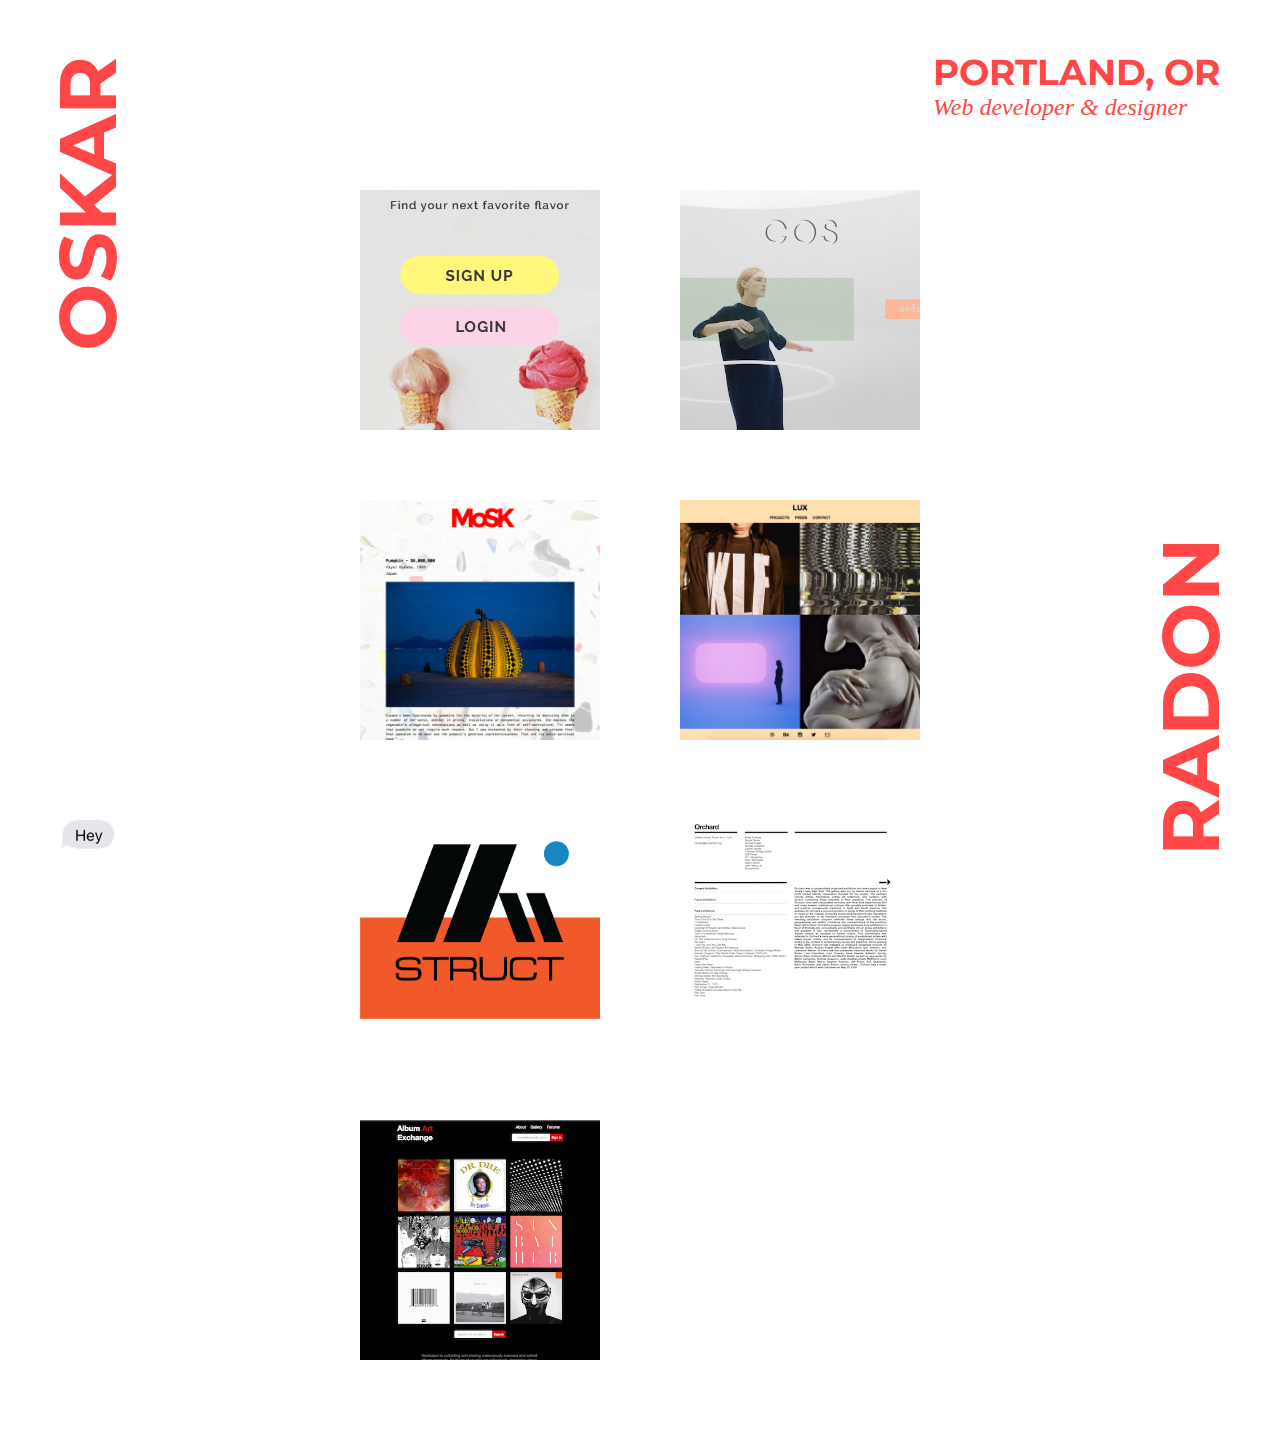
<file: index.html>
<!DOCTYPE html>
<html>
  <head>
    <title>Oskar Radon</title>
    <meta charset="utf-8">
    <meta name="viewport" content="width=device-width, initial-scale=1">
    <meta name="description" content="The portfolio of Oskar Radon, web developer and UI designer">
    <link rel="stylesheet" href="https://fonts.googleapis.com/css?family=Montserrat:700" type="text/css">
    <link rel="icon" type="image/png" href="img/alien.png">
    <link rel="stylesheet" href="css/main.min.css">
  </head>
  <body>
    <div class="outer"><a href="../index.html" title="A link back to the homepage">
        <h1 class="logo-left">OSKAR</h1></a><a href="../index.html" title="A link back to the homepage">
        <h1 class="logo-right">RADON</h1></a>
      <div class="info">
        <h2 class="location">PORTLAND, OR</h2>
        <h2 class="career">Web developer & designer</h2>
        <div class="contact"><a href="https://github.com/OskarRadon" title="My GitHub account">
            <svg version="1.1" id="c1" xmlns="http://www.w3.org/2000/svg" xmlns:xlink="http://www.w3.org/1999/xlink" x="0px" y="0px" viewBox="0 0 20 20" enable-background="new 0 0 20 20" xml:space="preserve">
              <path d="M10.015,9.949c0,0-0.01,0-0.015,0H9.985c-1.191,0-2.24-0.303-2.861,0.268c-0.371,0.342-0.527,0.754-0.527,1.197 c0,1.852,1.483,2.08,3.389,2.08h0.029c1.905,0,3.389-0.229,3.389-2.08c0-0.443-0.156-0.856-0.527-1.197 C12.255,9.646,11.206,9.949,10.015,9.949z M8.393,12.48c-0.363,0-0.656-0.408-0.656-0.91c0-0.502,0.293-0.908,0.656-0.908 c0.363,0,0.657,0.406,0.657,0.908C9.051,12.072,8.757,12.48,8.393,12.48z M11.606,12.48c-0.363,0-0.657-0.408-0.657-0.91 c0-0.502,0.294-0.908,0.657-0.908c0.362,0,0.656,0.406,0.656,0.908C12.263,12.072,11.969,12.48,11.606,12.48z M10,0.4 c-5.302,0-9.6,4.298-9.6,9.6s4.298,9.6,9.6,9.6s9.6-4.298,9.6-9.6S15.302,0.4,10,0.4z M10.876,13.939c-0.172,0-0.514,0-0.876,0.002 c-0.362-0.002-0.704-0.002-0.876-0.002c-0.76,0-3.772-0.059-3.772-3.689c0-0.834,0.286-1.445,0.755-1.955 c-0.074-0.184-0.078-1.232,0.32-2.236c0,0,0.916,0.1,2.301,1.051C9.017,7.029,9.509,6.988,10,6.988s0.982,0.041,1.273,0.121 c1.385-0.951,2.301-1.051,2.301-1.051c0.398,1.004,0.395,2.053,0.32,2.236c0.469,0.51,0.755,1.121,0.755,1.955 C14.648,13.881,11.636,13.939,10.876,13.939z"></path>
            </svg></a><a href="https://www.instagram.com/oskarradon/" title="My Instagram account">
            <svg version="1.1" id="c2" xmlns="http://www.w3.org/2000/svg" xmlns:xlink="http://www.w3.org/1999/xlink" x="0px" y="0px" viewBox="0 0 20 20" enable-background="new 0 0 20 20" xml:space="preserve">
              <path d="M13,10c0,1.657-1.343,3-3,3c-1.657,0-3-1.343-3-3c0-0.171,0.018-0.338,0.049-0.5H6v3.997C6,13.775,6.225,14,6.503,14h6.995 C13.775,14,14,13.775,14,13.497V9.5h-1.049C12.982,9.662,13,9.829,13,10z M10,12c1.104,0,2-0.896,2-2s-0.896-2-2-2s-2,0.896-2,2 S8.896,12,10,12z M12.4,7.9h1.199c0.166,0,0.301-0.135,0.301-0.3V6.401c0-0.166-0.135-0.301-0.301-0.301H12.4	c-0.166,0-0.301,0.135-0.301,0.301V7.6C12.1,7.765,12.235,7.9,12.4,7.9z M10,0.4c-5.302,0-9.6,4.298-9.6,9.6 c0,5.302,4.298,9.6,9.6,9.6c5.302,0,9.6-4.298,9.6-9.6C19.6,4.698,15.302,0.4,10,0.4z M15,13.889C15,14.5,14.5,15,13.889,15H6.111 C5.5,15,5,14.5,5,13.889V6.111C5,5.5,5.5,5,6.111,5h7.778C14.5,5,15,5.5,15,6.111V13.889z"></path>
            </svg></a><a href="https://www.linkedin.com/in/oskarradon" title="My LinkedIn account">
            <svg version="1.1" id="c3" xmlns="http://www.w3.org/2000/svg" xmlns:xlink="http://www.w3.org/1999/xlink" x="0px" y="0px" viewBox="0 0 20 20" enable-background="new 0 0 20 20" xml:space="preserve">
              <path d="M10,0.4c-5.302,0-9.6,4.298-9.6,9.6s4.298,9.6,9.6,9.6s9.6-4.298,9.6-9.6S15.302,0.4,10,0.4z M7.65,13.979H5.706V7.723H7.65 V13.979z M6.666,6.955c-0.614,0-1.011-0.435-1.011-0.973c0-0.549,0.409-0.971,1.036-0.971c0.627,0,1.011,0.422,1.023,0.971	C7.714,6.52,7.318,6.955,6.666,6.955z M14.75,13.979h-1.944v-3.467c0-0.807-0.282-1.355-0.985-1.355 c-0.537,0-0.856,0.371-0.997,0.728c-0.052,0.127-0.065,0.307-0.065,0.486v3.607H8.814v-4.26c0-0.781-0.025-1.434-0.051-1.996h1.689 l0.089,0.869h0.039c0.256-0.408,0.883-1.01,1.932-1.01c1.279,0,2.238,0.857,2.238,2.699V13.979z"></path>
            </svg></a><a href="https://medium.com/@osk" title="My Medium account">
            <svg version="1.1" id="c4" xmlns="http://www.w3.org/2000/svg" xmlns:xlink="http://www.w3.org/1999/xlink" x="0px" y="0px" viewBox="0 0 20 20" enable-background="new 0 0 20 20" xml:space="preserve">
              <path d="M10,0.3999634c-5.3019409,0-9.5999756,4.2980957-9.5999756,9.6000366S4.6980591,19.5999756,10,19.5999756 S19.5999756,15.3019409,19.5999756,10S15.3019409,0.3999634,10,0.3999634z M14.2000122,7.666687h-0.1165771 c0,0-0.3500977,0-0.3500977,0.3500977c0,0.3500366,0,3.9666748,0,3.9666748s0,0.3497925,0.3500977,0.3497925h0.1165771v0.9333496 h-2.7999878V12.333252h0.4666138V7.9933472h-0.0466309l-1.4301147,5.2732544H9.1304321L7.7133179,7.9933472H7.666687v4.3399048 h0.4666748v0.9333496h-2.333374V12.333252h0.1165771c0,0,0.3500977,0,0.3500977-0.3500366s0-3.9667358,0-3.9667358 s0-0.3497925-0.3500977-0.3497925H5.7999878V6.7333984H8.895874l1.0858765,4.0408325h0.0357666l1.0959473-4.0408325h3.0865479 V7.666687z"></path>
            </svg></a><a href="https://twitter.com/OskarRadon" title="My Twitter account">
            <svg version="1.1" id="c5" xmlns="http://www.w3.org/2000/svg" xmlns:xlink="http://www.w3.org/1999/xlink" x="0px" y="0px" viewBox="0 0 20 20" enable-background="new 0 0 20 20" xml:space="preserve">
              <path d="M10,0.4c-5.302,0-9.6,4.298-9.6,9.6s4.298,9.6,9.6,9.6s9.6-4.298,9.6-9.6S15.302,0.4,10,0.4z M13.905,8.264 c0.004,0.082,0.005,0.164,0.005,0.244c0,2.5-1.901,5.381-5.379,5.381c-1.068,0-2.062-0.312-2.898-0.85 c0.147,0.018,0.298,0.025,0.451,0.025c0.886,0,1.701-0.301,2.348-0.809c-0.827-0.016-1.525-0.562-1.766-1.312 c0.115,0.021,0.233,0.033,0.355,0.033c0.172,0,0.34-0.023,0.498-0.066c-0.865-0.174-1.517-0.938-1.517-1.854V9.033 C6.257,9.174,6.549,9.26,6.859,9.27C6.351,8.93,6.018,8.352,6.018,7.695c0-0.346,0.093-0.672,0.256-0.951 c0.933,1.144,2.325,1.896,3.897,1.977c-0.033-0.139-0.049-0.283-0.049-0.432c0-1.043,0.846-1.891,1.891-1.891 c0.543,0,1.035,0.23,1.38,0.598c0.431-0.086,0.835-0.242,1.2-0.459c-0.141,0.441-0.44,0.812-0.831,1.047 c0.383-0.047,0.747-0.148,1.086-0.299C14.595,7.664,14.274,7.998,13.905,8.264z"></path>
            </svg></a></div>
      </div><a href="mailto:hi@oskarradon.com" title="Send me an email"><img src="img/hey.png" class="hey"></a>
    </div>
    <div id="scoop-bg" class="bg">
      <h2>scoop <br>&nbsp;&nbsp;scoop <br>&nbsp;&nbsp;&nbsp;&nbsp;scoop<br>&nbsp;&nbsp;&nbsp;&nbsp;&nbsp;&nbsp;scoop</h2>
    </div>
    <div id="cos-bg" class="bg">
      <h2>cos <br>&nbsp;&nbsp;cos <br>&nbsp;&nbsp;&nbsp;&nbsp;cos<br>&nbsp;&nbsp;&nbsp;&nbsp;&nbsp;&nbsp;cos</h2>
    </div>
    <div id="mosk-bg" class="bg">
      <h2>mosk <br>&nbsp;&nbsp;mosk <br>&nbsp;&nbsp;&nbsp;&nbsp;mosk<br>&nbsp;&nbsp;&nbsp;&nbsp;&nbsp;&nbsp;mosk</h2>
    </div>
    <div id="future-bg" class="bg">
      <h2>future logos <br>&nbsp;&nbsp;future logos <br>&nbsp;&nbsp;&nbsp;&nbsp;future logos<br>&nbsp;&nbsp;&nbsp;&nbsp;&nbsp;&nbsp;future logos</h2>
    </div>
    <div id="orchard-bg" class="bg">
      <h2>orchard47 <br>&nbsp;&nbsp;orchard47 <br>&nbsp;&nbsp;&nbsp;&nbsp;orchard47<br>&nbsp;&nbsp;&nbsp;&nbsp;&nbsp;&nbsp;orchard47</h2>
    </div>
    <div id="aax-bg" class="bg">
      <h2>album art exchange <br>&nbsp;&nbsp;album art exchange <br>&nbsp;&nbsp;&nbsp;&nbsp;album art exchange<br>&nbsp;&nbsp;&nbsp;&nbsp;&nbsp;&nbsp;album art exchange</h2>
    </div>
    <div id="lux-bg" class="bg">
      <h2>lux <br>&nbsp;&nbsp;lux <br>&nbsp;&nbsp;&nbsp;&nbsp;lux<br>&nbsp;&nbsp;&nbsp;&nbsp;&nbsp;&nbsp;lux</h2>
    </div>
    <div class="container"><a href="post/scoop.html">
        <div id="scoop" class="post"></div></a><a href="post/cos.html">
        <div id="cos" class="post"></div></a><a href="post/mosk.html">
        <div id="mosk" class="post"></div></a><a href="post/lux.html">
        <div id="lux" class="post"></div></a><a href="post/future.html">
        <div id="future" class="post"><img src="img/future/struct.png"></div></a><a href="post/orchard.html">
        <div id="orchard" class="post"></div></a><a href="post/aax.html">
        <div id="aax" class="post"></div></a></div>
  </body>
  <footer>
    <script type="text/javascript" src="js/jquery-1.12.4.min.js"></script>
    <script type="text/javascript" src="js/index.js"></script>
  </footer>
</html>
</file>
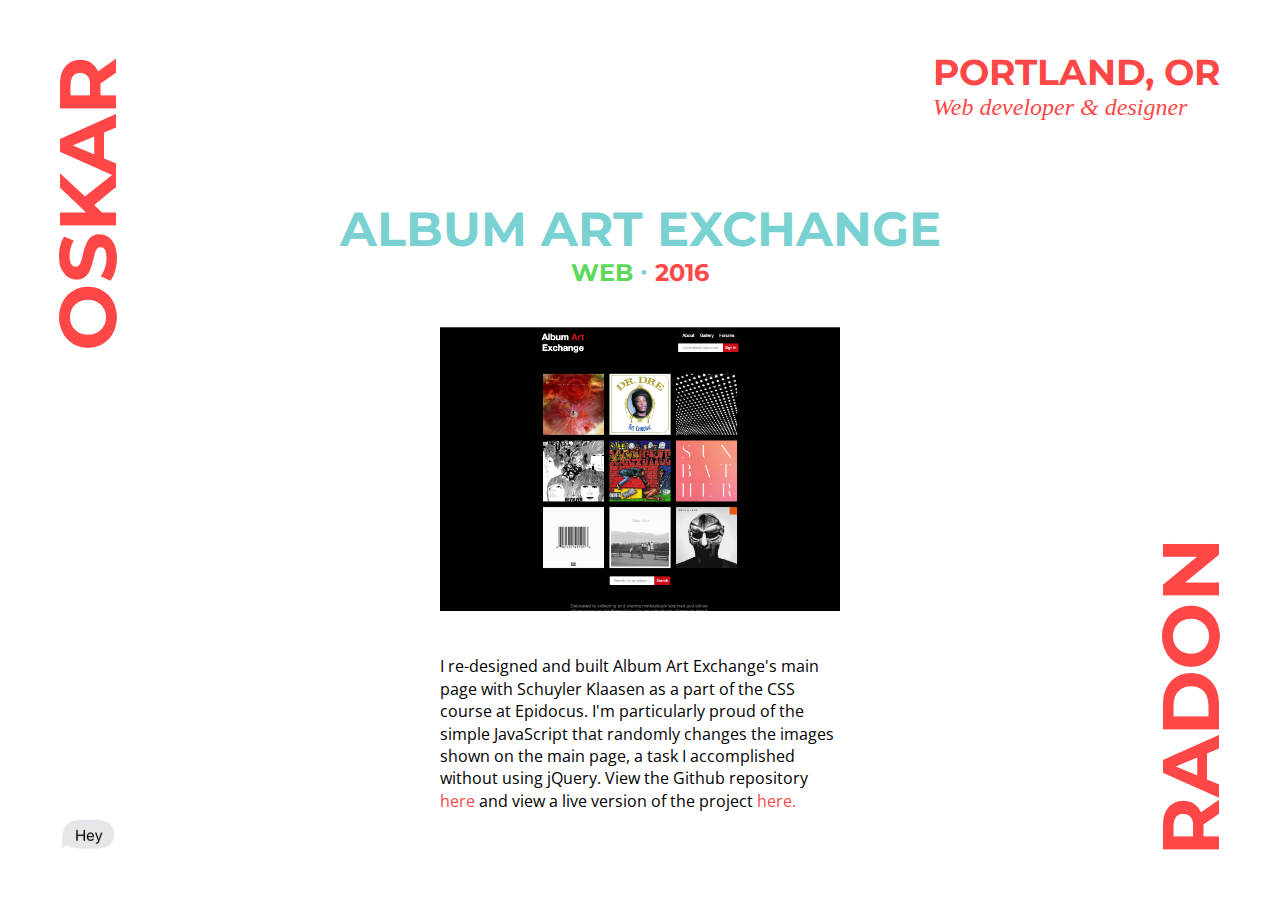
<file: post/aax.html>
<!DOCTYPE html>
<html>
  <head>
    <title>Album Art Exchange | Oskar Radon</title>
    <meta charset="utf-8">
    <meta name="viewport" content="width=device-width, initial-scale=1">
    <meta name="description" content="The portfolio of Oskar Radon, web developer and UI designer">
    <link rel="stylesheet" href="https://fonts.googleapis.com/css?family=Open+Sans:400|Montserrat:700" type="text/css">
    <link rel="icon" type="image/png" href="../img/alien.png">
    <link rel="stylesheet" href="../css/project.min.css">
  </head>
  <body>
    <div class="outer"><a href="../index.html" title="A link back to the homepage">
        <h1 class="logo-left">OSKAR</h1></a><a href="../index.html" title="A link back to the homepage">
        <h1 class="logo-right">RADON</h1></a>
      <div class="info">
        <h2 class="location">PORTLAND, OR</h2>
        <h2 class="career">Web developer & designer</h2>
        <div class="contact"><a href="https://github.com/OskarRadon" title="My GitHub account">
            <svg version="1.1" id="c1" xmlns="http://www.w3.org/2000/svg" xmlns:xlink="http://www.w3.org/1999/xlink" x="0px" y="0px" viewBox="0 0 20 20" enable-background="new 0 0 20 20" xml:space="preserve">
              <path d="M10.015,9.949c0,0-0.01,0-0.015,0H9.985c-1.191,0-2.24-0.303-2.861,0.268c-0.371,0.342-0.527,0.754-0.527,1.197 c0,1.852,1.483,2.08,3.389,2.08h0.029c1.905,0,3.389-0.229,3.389-2.08c0-0.443-0.156-0.856-0.527-1.197 C12.255,9.646,11.206,9.949,10.015,9.949z M8.393,12.48c-0.363,0-0.656-0.408-0.656-0.91c0-0.502,0.293-0.908,0.656-0.908 c0.363,0,0.657,0.406,0.657,0.908C9.051,12.072,8.757,12.48,8.393,12.48z M11.606,12.48c-0.363,0-0.657-0.408-0.657-0.91 c0-0.502,0.294-0.908,0.657-0.908c0.362,0,0.656,0.406,0.656,0.908C12.263,12.072,11.969,12.48,11.606,12.48z M10,0.4 c-5.302,0-9.6,4.298-9.6,9.6s4.298,9.6,9.6,9.6s9.6-4.298,9.6-9.6S15.302,0.4,10,0.4z M10.876,13.939c-0.172,0-0.514,0-0.876,0.002 c-0.362-0.002-0.704-0.002-0.876-0.002c-0.76,0-3.772-0.059-3.772-3.689c0-0.834,0.286-1.445,0.755-1.955 c-0.074-0.184-0.078-1.232,0.32-2.236c0,0,0.916,0.1,2.301,1.051C9.017,7.029,9.509,6.988,10,6.988s0.982,0.041,1.273,0.121 c1.385-0.951,2.301-1.051,2.301-1.051c0.398,1.004,0.395,2.053,0.32,2.236c0.469,0.51,0.755,1.121,0.755,1.955 C14.648,13.881,11.636,13.939,10.876,13.939z"></path>
            </svg></a><a href="https://www.instagram.com/oskarradon/" title="My Instagram account">
            <svg version="1.1" id="c2" xmlns="http://www.w3.org/2000/svg" xmlns:xlink="http://www.w3.org/1999/xlink" x="0px" y="0px" viewBox="0 0 20 20" enable-background="new 0 0 20 20" xml:space="preserve">
              <path d="M13,10c0,1.657-1.343,3-3,3c-1.657,0-3-1.343-3-3c0-0.171,0.018-0.338,0.049-0.5H6v3.997C6,13.775,6.225,14,6.503,14h6.995 C13.775,14,14,13.775,14,13.497V9.5h-1.049C12.982,9.662,13,9.829,13,10z M10,12c1.104,0,2-0.896,2-2s-0.896-2-2-2s-2,0.896-2,2 S8.896,12,10,12z M12.4,7.9h1.199c0.166,0,0.301-0.135,0.301-0.3V6.401c0-0.166-0.135-0.301-0.301-0.301H12.4	c-0.166,0-0.301,0.135-0.301,0.301V7.6C12.1,7.765,12.235,7.9,12.4,7.9z M10,0.4c-5.302,0-9.6,4.298-9.6,9.6 c0,5.302,4.298,9.6,9.6,9.6c5.302,0,9.6-4.298,9.6-9.6C19.6,4.698,15.302,0.4,10,0.4z M15,13.889C15,14.5,14.5,15,13.889,15H6.111 C5.5,15,5,14.5,5,13.889V6.111C5,5.5,5.5,5,6.111,5h7.778C14.5,5,15,5.5,15,6.111V13.889z"></path>
            </svg></a><a href="https://www.linkedin.com/in/oskarradon" title="My LinkedIn account">
            <svg version="1.1" id="c3" xmlns="http://www.w3.org/2000/svg" xmlns:xlink="http://www.w3.org/1999/xlink" x="0px" y="0px" viewBox="0 0 20 20" enable-background="new 0 0 20 20" xml:space="preserve">
              <path d="M10,0.4c-5.302,0-9.6,4.298-9.6,9.6s4.298,9.6,9.6,9.6s9.6-4.298,9.6-9.6S15.302,0.4,10,0.4z M7.65,13.979H5.706V7.723H7.65 V13.979z M6.666,6.955c-0.614,0-1.011-0.435-1.011-0.973c0-0.549,0.409-0.971,1.036-0.971c0.627,0,1.011,0.422,1.023,0.971	C7.714,6.52,7.318,6.955,6.666,6.955z M14.75,13.979h-1.944v-3.467c0-0.807-0.282-1.355-0.985-1.355 c-0.537,0-0.856,0.371-0.997,0.728c-0.052,0.127-0.065,0.307-0.065,0.486v3.607H8.814v-4.26c0-0.781-0.025-1.434-0.051-1.996h1.689 l0.089,0.869h0.039c0.256-0.408,0.883-1.01,1.932-1.01c1.279,0,2.238,0.857,2.238,2.699V13.979z"></path>
            </svg></a><a href="https://medium.com/@osk" title="My Medium account">
            <svg version="1.1" id="c4" xmlns="http://www.w3.org/2000/svg" xmlns:xlink="http://www.w3.org/1999/xlink" x="0px" y="0px" viewBox="0 0 20 20" enable-background="new 0 0 20 20" xml:space="preserve">
              <path d="M10,0.3999634c-5.3019409,0-9.5999756,4.2980957-9.5999756,9.6000366S4.6980591,19.5999756,10,19.5999756 S19.5999756,15.3019409,19.5999756,10S15.3019409,0.3999634,10,0.3999634z M14.2000122,7.666687h-0.1165771 c0,0-0.3500977,0-0.3500977,0.3500977c0,0.3500366,0,3.9666748,0,3.9666748s0,0.3497925,0.3500977,0.3497925h0.1165771v0.9333496 h-2.7999878V12.333252h0.4666138V7.9933472h-0.0466309l-1.4301147,5.2732544H9.1304321L7.7133179,7.9933472H7.666687v4.3399048 h0.4666748v0.9333496h-2.333374V12.333252h0.1165771c0,0,0.3500977,0,0.3500977-0.3500366s0-3.9667358,0-3.9667358 s0-0.3497925-0.3500977-0.3497925H5.7999878V6.7333984H8.895874l1.0858765,4.0408325h0.0357666l1.0959473-4.0408325h3.0865479 V7.666687z"></path>
            </svg></a><a href="https://twitter.com/OskarRadon" title="My Twitter account">
            <svg version="1.1" id="c5" xmlns="http://www.w3.org/2000/svg" xmlns:xlink="http://www.w3.org/1999/xlink" x="0px" y="0px" viewBox="0 0 20 20" enable-background="new 0 0 20 20" xml:space="preserve">
              <path d="M10,0.4c-5.302,0-9.6,4.298-9.6,9.6s4.298,9.6,9.6,9.6s9.6-4.298,9.6-9.6S15.302,0.4,10,0.4z M13.905,8.264 c0.004,0.082,0.005,0.164,0.005,0.244c0,2.5-1.901,5.381-5.379,5.381c-1.068,0-2.062-0.312-2.898-0.85 c0.147,0.018,0.298,0.025,0.451,0.025c0.886,0,1.701-0.301,2.348-0.809c-0.827-0.016-1.525-0.562-1.766-1.312 c0.115,0.021,0.233,0.033,0.355,0.033c0.172,0,0.34-0.023,0.498-0.066c-0.865-0.174-1.517-0.938-1.517-1.854V9.033 C6.257,9.174,6.549,9.26,6.859,9.27C6.351,8.93,6.018,8.352,6.018,7.695c0-0.346,0.093-0.672,0.256-0.951 c0.933,1.144,2.325,1.896,3.897,1.977c-0.033-0.139-0.049-0.283-0.049-0.432c0-1.043,0.846-1.891,1.891-1.891 c0.543,0,1.035,0.23,1.38,0.598c0.431-0.086,0.835-0.242,1.2-0.459c-0.141,0.441-0.44,0.812-0.831,1.047 c0.383-0.047,0.747-0.148,1.086-0.299C14.595,7.664,14.274,7.998,13.905,8.264z"></path>
            </svg></a></div>
      </div><a href="mailto:hi@oskarradon.com" title="Send me an email"><img src="../img/hey.png" class="hey"></a>
    </div>
    <div class="container">
      <div class="title">
        <h2>Album Art Exchange</h2>
        <h4><span class="tag">Web</span><span class="dot"> &#8729;  </span><span class="year">2016</span></h4>
      </div><a a href="http://oskarradon.github.io/Album-Art-Exchange-redesign/" title="A link to a live version of the site"> <img src="../img/aax/aax.png" alt="An image of the homepage of the Album Art Exchange site" class="proj"></a>
      <p class="desc">I re-designed and built Album Art Exchange's main page with Schuyler Klaasen as a part of the CSS course at Epidocus. I'm particularly proud of the simple JavaScript that randomly changes the images shown on the main page, a task I accomplished without using jQuery. View the Github repository <a href="https://github.com/OskarRadon/Album-Art-Exchange-redesign" title="A link to the Github repository for the project">here</a> and view a live version of the project <a href="http://oskarradon.github.io/Album-Art-Exchange-redesign/" title="A link to a live version of the site">here.</a></p>
    </div>
  </body>
  <footer>
  </footer>
</html>
</file>
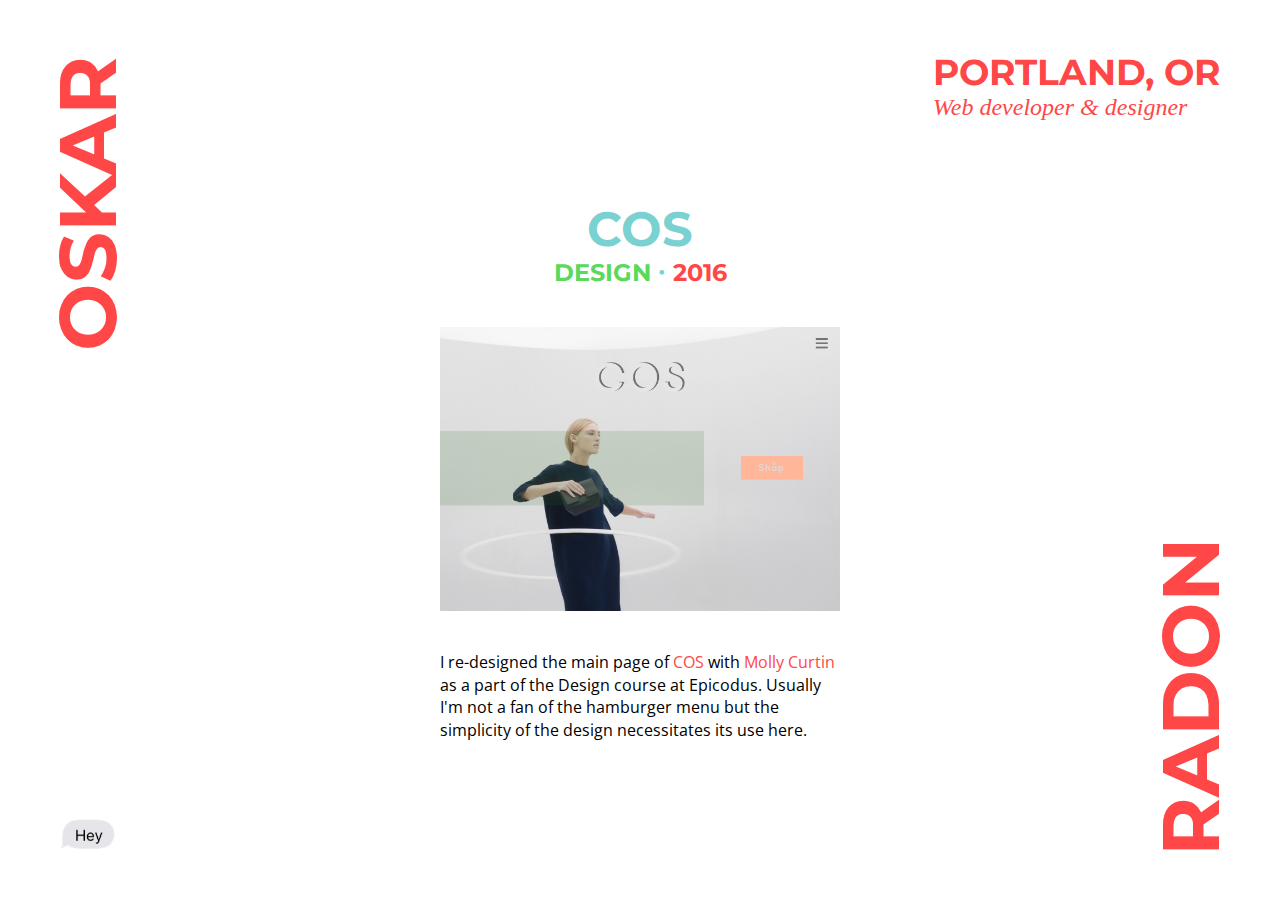
<file: post/cos.html>
<!DOCTYPE html>
<html>
  <head>
    <title>COS | Oskar Radon</title>
    <meta charset="utf-8">
    <meta name="viewport" content="width=device-width, initial-scale=1">
    <meta name="description" content="The portfolio of Oskar Radon, web developer and UI designer">
    <link rel="stylesheet" href="https://fonts.googleapis.com/css?family=Open+Sans:400|Montserrat:700" type="text/css">
    <link rel="icon" type="image/png" href="../img/alien.png">
    <link rel="stylesheet" href="../css/project.min.css">
  </head>
  <body>
    <div class="outer"><a href="../index.html" title="A link back to the homepage">
        <h1 class="logo-left">OSKAR</h1></a><a href="../index.html" title="A link back to the homepage">
        <h1 class="logo-right">RADON</h1></a>
      <div class="info">
        <h2 class="location">PORTLAND, OR</h2>
        <h2 class="career">Web developer & designer</h2>
        <div class="contact"><a href="https://github.com/OskarRadon" title="My GitHub account">
            <svg version="1.1" id="c1" xmlns="http://www.w3.org/2000/svg" xmlns:xlink="http://www.w3.org/1999/xlink" x="0px" y="0px" viewBox="0 0 20 20" enable-background="new 0 0 20 20" xml:space="preserve">
              <path d="M10.015,9.949c0,0-0.01,0-0.015,0H9.985c-1.191,0-2.24-0.303-2.861,0.268c-0.371,0.342-0.527,0.754-0.527,1.197 c0,1.852,1.483,2.08,3.389,2.08h0.029c1.905,0,3.389-0.229,3.389-2.08c0-0.443-0.156-0.856-0.527-1.197 C12.255,9.646,11.206,9.949,10.015,9.949z M8.393,12.48c-0.363,0-0.656-0.408-0.656-0.91c0-0.502,0.293-0.908,0.656-0.908 c0.363,0,0.657,0.406,0.657,0.908C9.051,12.072,8.757,12.48,8.393,12.48z M11.606,12.48c-0.363,0-0.657-0.408-0.657-0.91 c0-0.502,0.294-0.908,0.657-0.908c0.362,0,0.656,0.406,0.656,0.908C12.263,12.072,11.969,12.48,11.606,12.48z M10,0.4 c-5.302,0-9.6,4.298-9.6,9.6s4.298,9.6,9.6,9.6s9.6-4.298,9.6-9.6S15.302,0.4,10,0.4z M10.876,13.939c-0.172,0-0.514,0-0.876,0.002 c-0.362-0.002-0.704-0.002-0.876-0.002c-0.76,0-3.772-0.059-3.772-3.689c0-0.834,0.286-1.445,0.755-1.955 c-0.074-0.184-0.078-1.232,0.32-2.236c0,0,0.916,0.1,2.301,1.051C9.017,7.029,9.509,6.988,10,6.988s0.982,0.041,1.273,0.121 c1.385-0.951,2.301-1.051,2.301-1.051c0.398,1.004,0.395,2.053,0.32,2.236c0.469,0.51,0.755,1.121,0.755,1.955 C14.648,13.881,11.636,13.939,10.876,13.939z"></path>
            </svg></a><a href="https://www.instagram.com/oskarradon/" title="My Instagram account">
            <svg version="1.1" id="c2" xmlns="http://www.w3.org/2000/svg" xmlns:xlink="http://www.w3.org/1999/xlink" x="0px" y="0px" viewBox="0 0 20 20" enable-background="new 0 0 20 20" xml:space="preserve">
              <path d="M13,10c0,1.657-1.343,3-3,3c-1.657,0-3-1.343-3-3c0-0.171,0.018-0.338,0.049-0.5H6v3.997C6,13.775,6.225,14,6.503,14h6.995 C13.775,14,14,13.775,14,13.497V9.5h-1.049C12.982,9.662,13,9.829,13,10z M10,12c1.104,0,2-0.896,2-2s-0.896-2-2-2s-2,0.896-2,2 S8.896,12,10,12z M12.4,7.9h1.199c0.166,0,0.301-0.135,0.301-0.3V6.401c0-0.166-0.135-0.301-0.301-0.301H12.4	c-0.166,0-0.301,0.135-0.301,0.301V7.6C12.1,7.765,12.235,7.9,12.4,7.9z M10,0.4c-5.302,0-9.6,4.298-9.6,9.6 c0,5.302,4.298,9.6,9.6,9.6c5.302,0,9.6-4.298,9.6-9.6C19.6,4.698,15.302,0.4,10,0.4z M15,13.889C15,14.5,14.5,15,13.889,15H6.111 C5.5,15,5,14.5,5,13.889V6.111C5,5.5,5.5,5,6.111,5h7.778C14.5,5,15,5.5,15,6.111V13.889z"></path>
            </svg></a><a href="https://www.linkedin.com/in/oskarradon" title="My LinkedIn account">
            <svg version="1.1" id="c3" xmlns="http://www.w3.org/2000/svg" xmlns:xlink="http://www.w3.org/1999/xlink" x="0px" y="0px" viewBox="0 0 20 20" enable-background="new 0 0 20 20" xml:space="preserve">
              <path d="M10,0.4c-5.302,0-9.6,4.298-9.6,9.6s4.298,9.6,9.6,9.6s9.6-4.298,9.6-9.6S15.302,0.4,10,0.4z M7.65,13.979H5.706V7.723H7.65 V13.979z M6.666,6.955c-0.614,0-1.011-0.435-1.011-0.973c0-0.549,0.409-0.971,1.036-0.971c0.627,0,1.011,0.422,1.023,0.971	C7.714,6.52,7.318,6.955,6.666,6.955z M14.75,13.979h-1.944v-3.467c0-0.807-0.282-1.355-0.985-1.355 c-0.537,0-0.856,0.371-0.997,0.728c-0.052,0.127-0.065,0.307-0.065,0.486v3.607H8.814v-4.26c0-0.781-0.025-1.434-0.051-1.996h1.689 l0.089,0.869h0.039c0.256-0.408,0.883-1.01,1.932-1.01c1.279,0,2.238,0.857,2.238,2.699V13.979z"></path>
            </svg></a><a href="https://medium.com/@osk" title="My Medium account">
            <svg version="1.1" id="c4" xmlns="http://www.w3.org/2000/svg" xmlns:xlink="http://www.w3.org/1999/xlink" x="0px" y="0px" viewBox="0 0 20 20" enable-background="new 0 0 20 20" xml:space="preserve">
              <path d="M10,0.3999634c-5.3019409,0-9.5999756,4.2980957-9.5999756,9.6000366S4.6980591,19.5999756,10,19.5999756 S19.5999756,15.3019409,19.5999756,10S15.3019409,0.3999634,10,0.3999634z M14.2000122,7.666687h-0.1165771 c0,0-0.3500977,0-0.3500977,0.3500977c0,0.3500366,0,3.9666748,0,3.9666748s0,0.3497925,0.3500977,0.3497925h0.1165771v0.9333496 h-2.7999878V12.333252h0.4666138V7.9933472h-0.0466309l-1.4301147,5.2732544H9.1304321L7.7133179,7.9933472H7.666687v4.3399048 h0.4666748v0.9333496h-2.333374V12.333252h0.1165771c0,0,0.3500977,0,0.3500977-0.3500366s0-3.9667358,0-3.9667358 s0-0.3497925-0.3500977-0.3497925H5.7999878V6.7333984H8.895874l1.0858765,4.0408325h0.0357666l1.0959473-4.0408325h3.0865479 V7.666687z"></path>
            </svg></a><a href="https://twitter.com/OskarRadon" title="My Twitter account">
            <svg version="1.1" id="c5" xmlns="http://www.w3.org/2000/svg" xmlns:xlink="http://www.w3.org/1999/xlink" x="0px" y="0px" viewBox="0 0 20 20" enable-background="new 0 0 20 20" xml:space="preserve">
              <path d="M10,0.4c-5.302,0-9.6,4.298-9.6,9.6s4.298,9.6,9.6,9.6s9.6-4.298,9.6-9.6S15.302,0.4,10,0.4z M13.905,8.264 c0.004,0.082,0.005,0.164,0.005,0.244c0,2.5-1.901,5.381-5.379,5.381c-1.068,0-2.062-0.312-2.898-0.85 c0.147,0.018,0.298,0.025,0.451,0.025c0.886,0,1.701-0.301,2.348-0.809c-0.827-0.016-1.525-0.562-1.766-1.312 c0.115,0.021,0.233,0.033,0.355,0.033c0.172,0,0.34-0.023,0.498-0.066c-0.865-0.174-1.517-0.938-1.517-1.854V9.033 C6.257,9.174,6.549,9.26,6.859,9.27C6.351,8.93,6.018,8.352,6.018,7.695c0-0.346,0.093-0.672,0.256-0.951 c0.933,1.144,2.325,1.896,3.897,1.977c-0.033-0.139-0.049-0.283-0.049-0.432c0-1.043,0.846-1.891,1.891-1.891 c0.543,0,1.035,0.23,1.38,0.598c0.431-0.086,0.835-0.242,1.2-0.459c-0.141,0.441-0.44,0.812-0.831,1.047 c0.383-0.047,0.747-0.148,1.086-0.299C14.595,7.664,14.274,7.998,13.905,8.264z"></path>
            </svg></a></div>
      </div><a href="mailto:hi@oskarradon.com" title="Send me an email"><img src="../img/hey.png" class="hey"></a>
    </div>
    <div class="container">
      <div class="title">
        <h2>COS</h2>
        <h4><span class="tag">DESIGN</span><span class="dot"> &#8729;  </span><span class="year">2016</span></h4>
      </div><img src="../img/cos/cos.jpg" alt="An image of the homepage of the COS re-design" class="proj">
      <p class="desc">I re-designed the main page of <a href="http://www.cosstores.com/us/" title="A link to the COS website">COS</a> with <a href="https://patternandshape.github.io/" title="The homepage of Molly Curtin">Molly Curtin</a> as a part of the Design course at Epicodus. Usually I'm not a fan of the hamburger menu but the simplicity of the design necessitates its use here. </p>
    </div>
  </body>
  <footer>
  </footer>
</html>
</file>
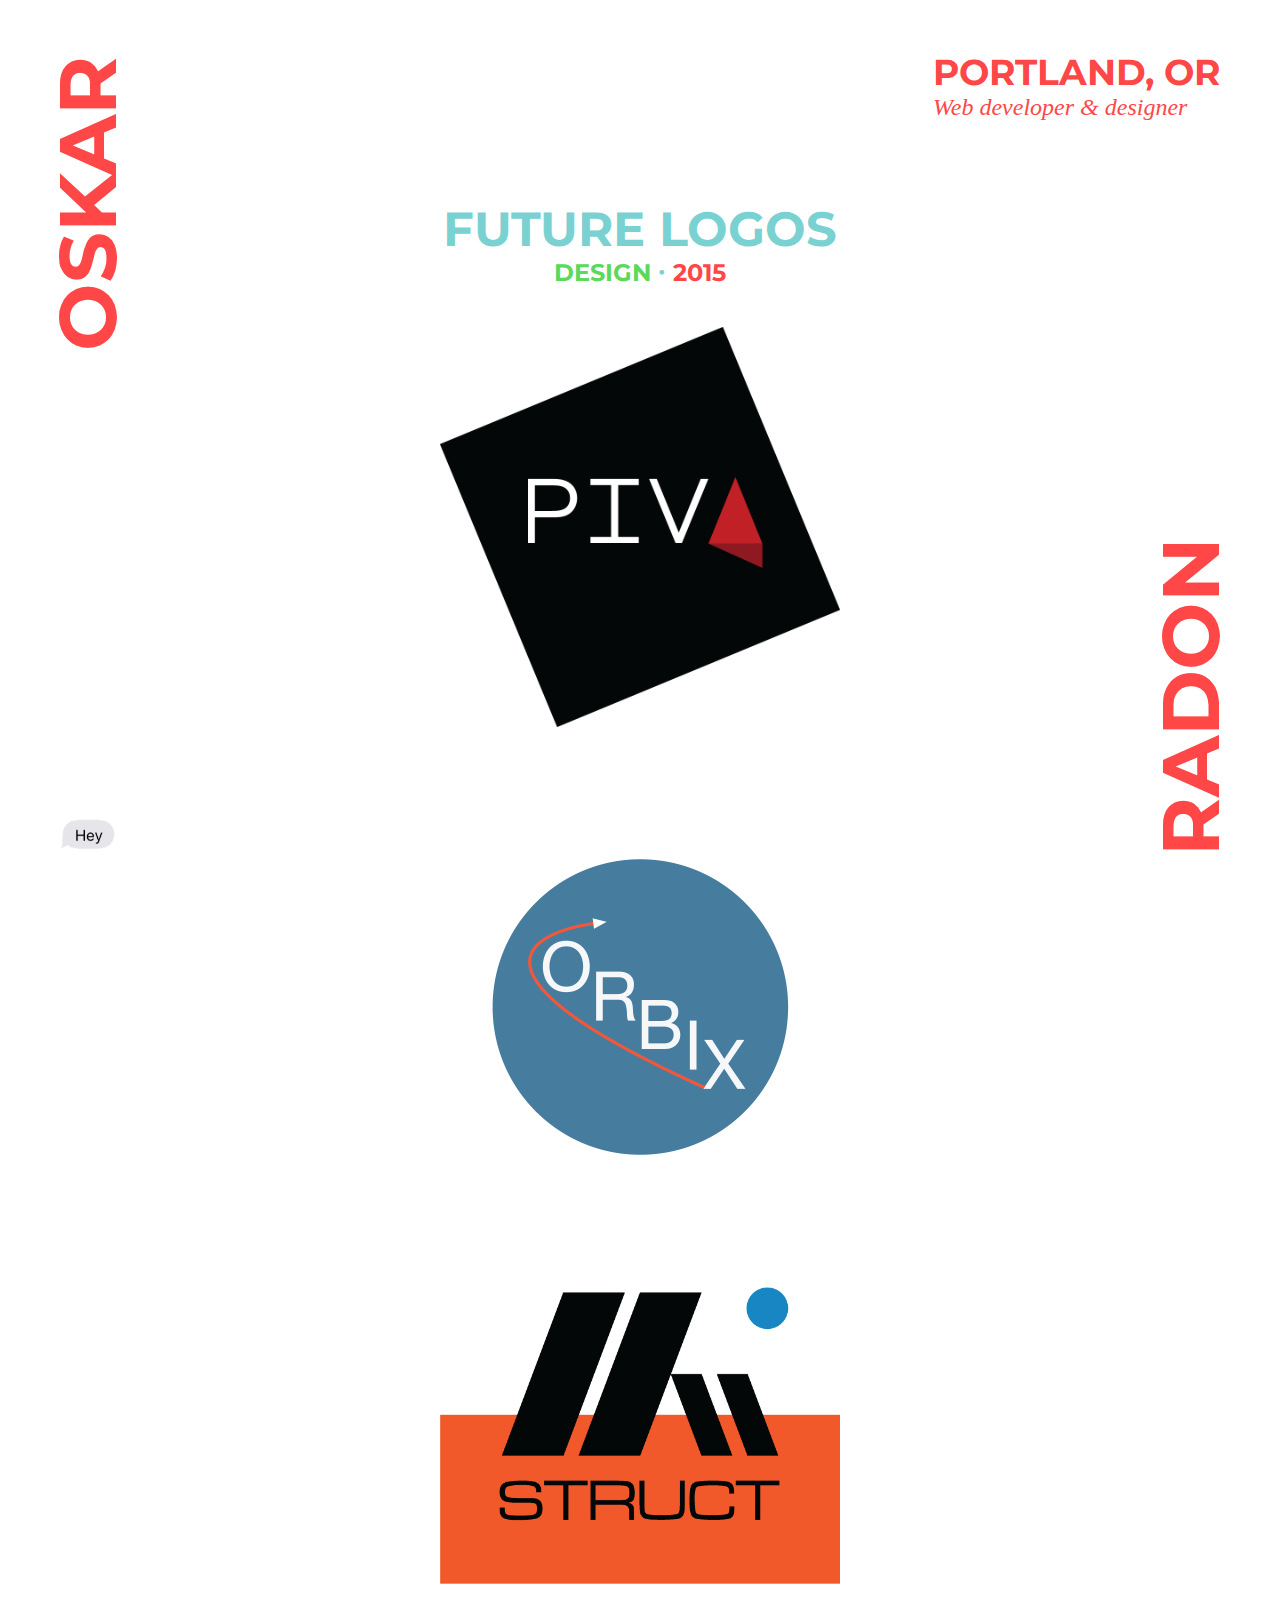
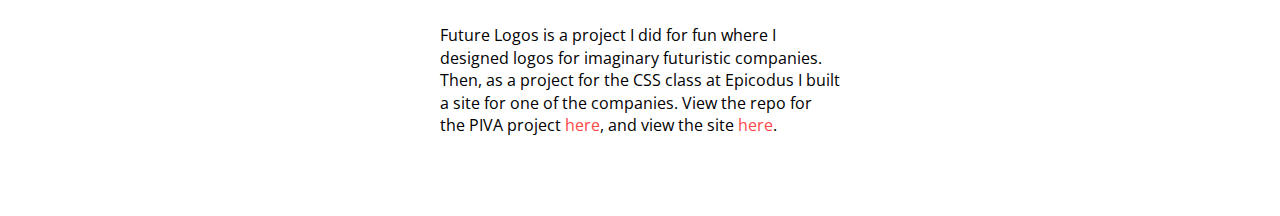
<file: post/future.html>
<!DOCTYPE html>
<html>
  <head>
    <title>Future Logos | Oskar Radon</title>
    <meta charset="utf-8">
    <meta name="viewport" content="width=device-width, initial-scale=1">
    <meta name="description" content="The portfolio of Oskar Radon, web developer and UI designer">
    <link rel="stylesheet" href="https://fonts.googleapis.com/css?family=Open+Sans:400|Montserrat:700" type="text/css">
    <link rel="icon" type="image/png" href="../img/alien.png">
    <link rel="stylesheet" href="../css/project.min.css">
  </head>
  <body>
    <div class="outer"><a href="../index.html" title="A link back to the homepage">
        <h1 class="logo-left">OSKAR</h1></a><a href="../index.html" title="A link back to the homepage">
        <h1 class="logo-right">RADON</h1></a>
      <div class="info">
        <h2 class="location">PORTLAND, OR</h2>
        <h2 class="career">Web developer & designer</h2>
        <div class="contact"><a href="https://github.com/OskarRadon" title="My GitHub account">
            <svg version="1.1" id="c1" xmlns="http://www.w3.org/2000/svg" xmlns:xlink="http://www.w3.org/1999/xlink" x="0px" y="0px" viewBox="0 0 20 20" enable-background="new 0 0 20 20" xml:space="preserve">
              <path d="M10.015,9.949c0,0-0.01,0-0.015,0H9.985c-1.191,0-2.24-0.303-2.861,0.268c-0.371,0.342-0.527,0.754-0.527,1.197 c0,1.852,1.483,2.08,3.389,2.08h0.029c1.905,0,3.389-0.229,3.389-2.08c0-0.443-0.156-0.856-0.527-1.197 C12.255,9.646,11.206,9.949,10.015,9.949z M8.393,12.48c-0.363,0-0.656-0.408-0.656-0.91c0-0.502,0.293-0.908,0.656-0.908 c0.363,0,0.657,0.406,0.657,0.908C9.051,12.072,8.757,12.48,8.393,12.48z M11.606,12.48c-0.363,0-0.657-0.408-0.657-0.91 c0-0.502,0.294-0.908,0.657-0.908c0.362,0,0.656,0.406,0.656,0.908C12.263,12.072,11.969,12.48,11.606,12.48z M10,0.4 c-5.302,0-9.6,4.298-9.6,9.6s4.298,9.6,9.6,9.6s9.6-4.298,9.6-9.6S15.302,0.4,10,0.4z M10.876,13.939c-0.172,0-0.514,0-0.876,0.002 c-0.362-0.002-0.704-0.002-0.876-0.002c-0.76,0-3.772-0.059-3.772-3.689c0-0.834,0.286-1.445,0.755-1.955 c-0.074-0.184-0.078-1.232,0.32-2.236c0,0,0.916,0.1,2.301,1.051C9.017,7.029,9.509,6.988,10,6.988s0.982,0.041,1.273,0.121 c1.385-0.951,2.301-1.051,2.301-1.051c0.398,1.004,0.395,2.053,0.32,2.236c0.469,0.51,0.755,1.121,0.755,1.955 C14.648,13.881,11.636,13.939,10.876,13.939z"></path>
            </svg></a><a href="https://www.instagram.com/oskarradon/" title="My Instagram account">
            <svg version="1.1" id="c2" xmlns="http://www.w3.org/2000/svg" xmlns:xlink="http://www.w3.org/1999/xlink" x="0px" y="0px" viewBox="0 0 20 20" enable-background="new 0 0 20 20" xml:space="preserve">
              <path d="M13,10c0,1.657-1.343,3-3,3c-1.657,0-3-1.343-3-3c0-0.171,0.018-0.338,0.049-0.5H6v3.997C6,13.775,6.225,14,6.503,14h6.995 C13.775,14,14,13.775,14,13.497V9.5h-1.049C12.982,9.662,13,9.829,13,10z M10,12c1.104,0,2-0.896,2-2s-0.896-2-2-2s-2,0.896-2,2 S8.896,12,10,12z M12.4,7.9h1.199c0.166,0,0.301-0.135,0.301-0.3V6.401c0-0.166-0.135-0.301-0.301-0.301H12.4	c-0.166,0-0.301,0.135-0.301,0.301V7.6C12.1,7.765,12.235,7.9,12.4,7.9z M10,0.4c-5.302,0-9.6,4.298-9.6,9.6 c0,5.302,4.298,9.6,9.6,9.6c5.302,0,9.6-4.298,9.6-9.6C19.6,4.698,15.302,0.4,10,0.4z M15,13.889C15,14.5,14.5,15,13.889,15H6.111 C5.5,15,5,14.5,5,13.889V6.111C5,5.5,5.5,5,6.111,5h7.778C14.5,5,15,5.5,15,6.111V13.889z"></path>
            </svg></a><a href="https://www.linkedin.com/in/oskarradon" title="My LinkedIn account">
            <svg version="1.1" id="c3" xmlns="http://www.w3.org/2000/svg" xmlns:xlink="http://www.w3.org/1999/xlink" x="0px" y="0px" viewBox="0 0 20 20" enable-background="new 0 0 20 20" xml:space="preserve">
              <path d="M10,0.4c-5.302,0-9.6,4.298-9.6,9.6s4.298,9.6,9.6,9.6s9.6-4.298,9.6-9.6S15.302,0.4,10,0.4z M7.65,13.979H5.706V7.723H7.65 V13.979z M6.666,6.955c-0.614,0-1.011-0.435-1.011-0.973c0-0.549,0.409-0.971,1.036-0.971c0.627,0,1.011,0.422,1.023,0.971	C7.714,6.52,7.318,6.955,6.666,6.955z M14.75,13.979h-1.944v-3.467c0-0.807-0.282-1.355-0.985-1.355 c-0.537,0-0.856,0.371-0.997,0.728c-0.052,0.127-0.065,0.307-0.065,0.486v3.607H8.814v-4.26c0-0.781-0.025-1.434-0.051-1.996h1.689 l0.089,0.869h0.039c0.256-0.408,0.883-1.01,1.932-1.01c1.279,0,2.238,0.857,2.238,2.699V13.979z"></path>
            </svg></a><a href="https://medium.com/@osk" title="My Medium account">
            <svg version="1.1" id="c4" xmlns="http://www.w3.org/2000/svg" xmlns:xlink="http://www.w3.org/1999/xlink" x="0px" y="0px" viewBox="0 0 20 20" enable-background="new 0 0 20 20" xml:space="preserve">
              <path d="M10,0.3999634c-5.3019409,0-9.5999756,4.2980957-9.5999756,9.6000366S4.6980591,19.5999756,10,19.5999756 S19.5999756,15.3019409,19.5999756,10S15.3019409,0.3999634,10,0.3999634z M14.2000122,7.666687h-0.1165771 c0,0-0.3500977,0-0.3500977,0.3500977c0,0.3500366,0,3.9666748,0,3.9666748s0,0.3497925,0.3500977,0.3497925h0.1165771v0.9333496 h-2.7999878V12.333252h0.4666138V7.9933472h-0.0466309l-1.4301147,5.2732544H9.1304321L7.7133179,7.9933472H7.666687v4.3399048 h0.4666748v0.9333496h-2.333374V12.333252h0.1165771c0,0,0.3500977,0,0.3500977-0.3500366s0-3.9667358,0-3.9667358 s0-0.3497925-0.3500977-0.3497925H5.7999878V6.7333984H8.895874l1.0858765,4.0408325h0.0357666l1.0959473-4.0408325h3.0865479 V7.666687z"></path>
            </svg></a><a href="https://twitter.com/OskarRadon" title="My Twitter account">
            <svg version="1.1" id="c5" xmlns="http://www.w3.org/2000/svg" xmlns:xlink="http://www.w3.org/1999/xlink" x="0px" y="0px" viewBox="0 0 20 20" enable-background="new 0 0 20 20" xml:space="preserve">
              <path d="M10,0.4c-5.302,0-9.6,4.298-9.6,9.6s4.298,9.6,9.6,9.6s9.6-4.298,9.6-9.6S15.302,0.4,10,0.4z M13.905,8.264 c0.004,0.082,0.005,0.164,0.005,0.244c0,2.5-1.901,5.381-5.379,5.381c-1.068,0-2.062-0.312-2.898-0.85 c0.147,0.018,0.298,0.025,0.451,0.025c0.886,0,1.701-0.301,2.348-0.809c-0.827-0.016-1.525-0.562-1.766-1.312 c0.115,0.021,0.233,0.033,0.355,0.033c0.172,0,0.34-0.023,0.498-0.066c-0.865-0.174-1.517-0.938-1.517-1.854V9.033 C6.257,9.174,6.549,9.26,6.859,9.27C6.351,8.93,6.018,8.352,6.018,7.695c0-0.346,0.093-0.672,0.256-0.951 c0.933,1.144,2.325,1.896,3.897,1.977c-0.033-0.139-0.049-0.283-0.049-0.432c0-1.043,0.846-1.891,1.891-1.891 c0.543,0,1.035,0.23,1.38,0.598c0.431-0.086,0.835-0.242,1.2-0.459c-0.141,0.441-0.44,0.812-0.831,1.047 c0.383-0.047,0.747-0.148,1.086-0.299C14.595,7.664,14.274,7.998,13.905,8.264z"></path>
            </svg></a></div>
      </div><a href="mailto:hi@oskarradon.com" title="Send me an email"><img src="../img/hey.png" class="hey"></a>
    </div>
    <div class="container">
      <div class="title">
        <h2>Future Logos</h2>
        <h4><span class="tag">DESIGN</span><span class="dot"> &#8729;  </span><span class="year">2015</span></h4>
      </div><img src="../img/future/piva.png" alt="An image of the PIVA logo" class="proj"><img src="../img/future/orbix.png" alt="An image of the Orbix logo" class="proj"><img src="../img/future/struct.png" alt="An image of the STRUCT logo" class="proj">
      <p class="desc">Future Logos is a project I did for fun where I designed logos for imaginary futuristic companies. Then, as a project for the CSS class at Epicodus I built a site for one of the companies. View the repo for the PIVA project <a href="https://github.com/OskarRadon/PIVA" title="A link to the GitHub repository for the PIVA project">here</a>, and view the site <a href="https://oskarradon.github.io/PIVA/" title="A link to the PIVA site">here</a>.</p>
    </div>
  </body>
  <footer>
  </footer>
</html>
</file>
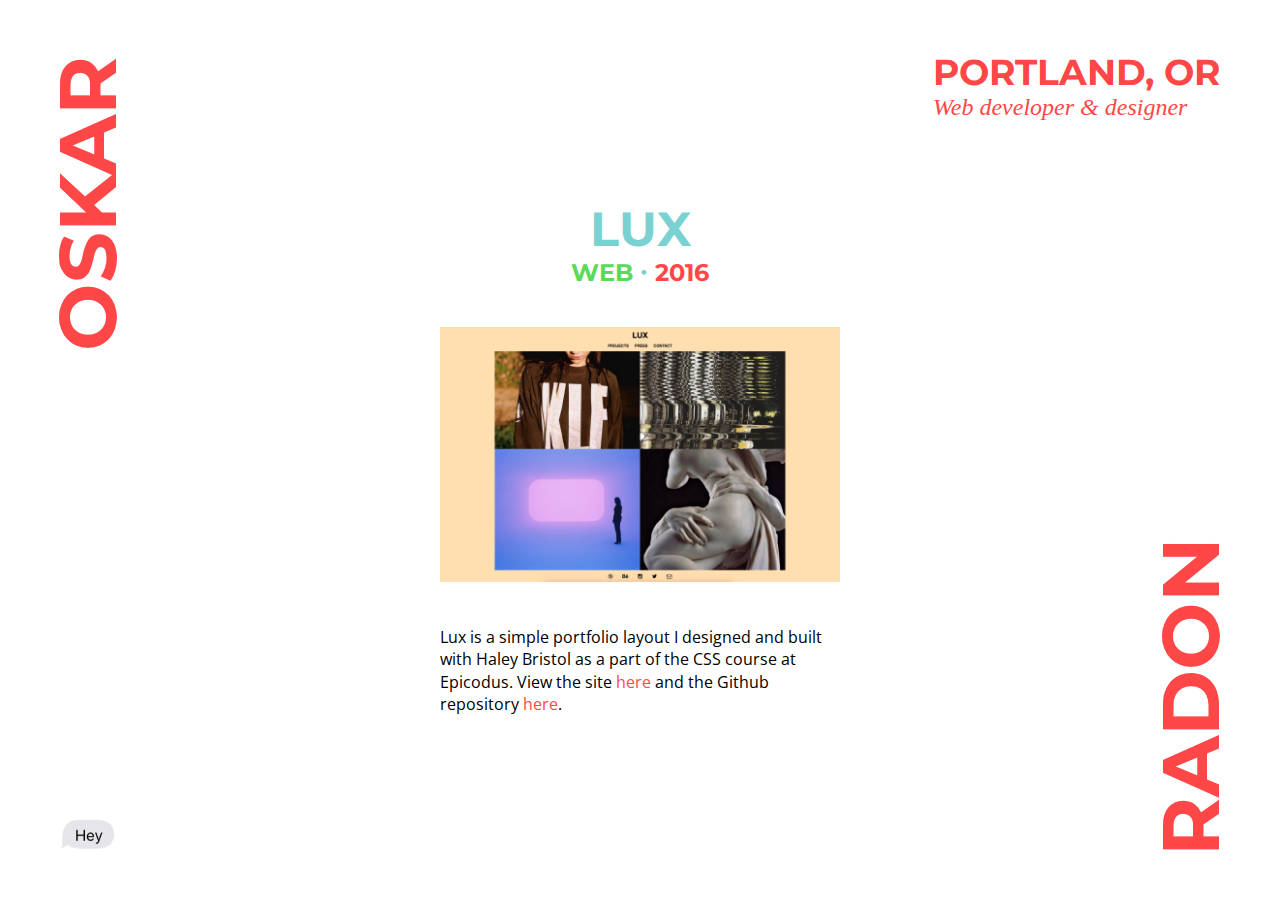
<file: post/lux.html>
<!DOCTYPE html>
<html>
  <head>
    <title>Lux | Oskar Radon</title>
    <meta charset="utf-8">
    <meta name="viewport" content="width=device-width, initial-scale=1">
    <meta name="description" content="The portfolio of Oskar Radon, web developer and UI designer">
    <link rel="stylesheet" href="https://fonts.googleapis.com/css?family=Open+Sans:400|Montserrat:700" type="text/css">
    <link rel="icon" type="image/png" href="../img/alien.png">
    <link rel="stylesheet" href="../css/project.min.css">
  </head>
  <body>
    <div class="outer"><a href="../index.html" title="A link back to the homepage">
        <h1 class="logo-left">OSKAR</h1></a><a href="../index.html" title="A link back to the homepage">
        <h1 class="logo-right">RADON</h1></a>
      <div class="info">
        <h2 class="location">PORTLAND, OR</h2>
        <h2 class="career">Web developer & designer</h2>
        <div class="contact"><a href="https://github.com/OskarRadon" title="My GitHub account">
            <svg version="1.1" id="c1" xmlns="http://www.w3.org/2000/svg" xmlns:xlink="http://www.w3.org/1999/xlink" x="0px" y="0px" viewBox="0 0 20 20" enable-background="new 0 0 20 20" xml:space="preserve">
              <path d="M10.015,9.949c0,0-0.01,0-0.015,0H9.985c-1.191,0-2.24-0.303-2.861,0.268c-0.371,0.342-0.527,0.754-0.527,1.197 c0,1.852,1.483,2.08,3.389,2.08h0.029c1.905,0,3.389-0.229,3.389-2.08c0-0.443-0.156-0.856-0.527-1.197 C12.255,9.646,11.206,9.949,10.015,9.949z M8.393,12.48c-0.363,0-0.656-0.408-0.656-0.91c0-0.502,0.293-0.908,0.656-0.908 c0.363,0,0.657,0.406,0.657,0.908C9.051,12.072,8.757,12.48,8.393,12.48z M11.606,12.48c-0.363,0-0.657-0.408-0.657-0.91 c0-0.502,0.294-0.908,0.657-0.908c0.362,0,0.656,0.406,0.656,0.908C12.263,12.072,11.969,12.48,11.606,12.48z M10,0.4 c-5.302,0-9.6,4.298-9.6,9.6s4.298,9.6,9.6,9.6s9.6-4.298,9.6-9.6S15.302,0.4,10,0.4z M10.876,13.939c-0.172,0-0.514,0-0.876,0.002 c-0.362-0.002-0.704-0.002-0.876-0.002c-0.76,0-3.772-0.059-3.772-3.689c0-0.834,0.286-1.445,0.755-1.955 c-0.074-0.184-0.078-1.232,0.32-2.236c0,0,0.916,0.1,2.301,1.051C9.017,7.029,9.509,6.988,10,6.988s0.982,0.041,1.273,0.121 c1.385-0.951,2.301-1.051,2.301-1.051c0.398,1.004,0.395,2.053,0.32,2.236c0.469,0.51,0.755,1.121,0.755,1.955 C14.648,13.881,11.636,13.939,10.876,13.939z"></path>
            </svg></a><a href="https://www.instagram.com/oskarradon/" title="My Instagram account">
            <svg version="1.1" id="c2" xmlns="http://www.w3.org/2000/svg" xmlns:xlink="http://www.w3.org/1999/xlink" x="0px" y="0px" viewBox="0 0 20 20" enable-background="new 0 0 20 20" xml:space="preserve">
              <path d="M13,10c0,1.657-1.343,3-3,3c-1.657,0-3-1.343-3-3c0-0.171,0.018-0.338,0.049-0.5H6v3.997C6,13.775,6.225,14,6.503,14h6.995 C13.775,14,14,13.775,14,13.497V9.5h-1.049C12.982,9.662,13,9.829,13,10z M10,12c1.104,0,2-0.896,2-2s-0.896-2-2-2s-2,0.896-2,2 S8.896,12,10,12z M12.4,7.9h1.199c0.166,0,0.301-0.135,0.301-0.3V6.401c0-0.166-0.135-0.301-0.301-0.301H12.4	c-0.166,0-0.301,0.135-0.301,0.301V7.6C12.1,7.765,12.235,7.9,12.4,7.9z M10,0.4c-5.302,0-9.6,4.298-9.6,9.6 c0,5.302,4.298,9.6,9.6,9.6c5.302,0,9.6-4.298,9.6-9.6C19.6,4.698,15.302,0.4,10,0.4z M15,13.889C15,14.5,14.5,15,13.889,15H6.111 C5.5,15,5,14.5,5,13.889V6.111C5,5.5,5.5,5,6.111,5h7.778C14.5,5,15,5.5,15,6.111V13.889z"></path>
            </svg></a><a href="https://www.linkedin.com/in/oskarradon" title="My LinkedIn account">
            <svg version="1.1" id="c3" xmlns="http://www.w3.org/2000/svg" xmlns:xlink="http://www.w3.org/1999/xlink" x="0px" y="0px" viewBox="0 0 20 20" enable-background="new 0 0 20 20" xml:space="preserve">
              <path d="M10,0.4c-5.302,0-9.6,4.298-9.6,9.6s4.298,9.6,9.6,9.6s9.6-4.298,9.6-9.6S15.302,0.4,10,0.4z M7.65,13.979H5.706V7.723H7.65 V13.979z M6.666,6.955c-0.614,0-1.011-0.435-1.011-0.973c0-0.549,0.409-0.971,1.036-0.971c0.627,0,1.011,0.422,1.023,0.971	C7.714,6.52,7.318,6.955,6.666,6.955z M14.75,13.979h-1.944v-3.467c0-0.807-0.282-1.355-0.985-1.355 c-0.537,0-0.856,0.371-0.997,0.728c-0.052,0.127-0.065,0.307-0.065,0.486v3.607H8.814v-4.26c0-0.781-0.025-1.434-0.051-1.996h1.689 l0.089,0.869h0.039c0.256-0.408,0.883-1.01,1.932-1.01c1.279,0,2.238,0.857,2.238,2.699V13.979z"></path>
            </svg></a><a href="https://medium.com/@osk" title="My Medium account">
            <svg version="1.1" id="c4" xmlns="http://www.w3.org/2000/svg" xmlns:xlink="http://www.w3.org/1999/xlink" x="0px" y="0px" viewBox="0 0 20 20" enable-background="new 0 0 20 20" xml:space="preserve">
              <path d="M10,0.3999634c-5.3019409,0-9.5999756,4.2980957-9.5999756,9.6000366S4.6980591,19.5999756,10,19.5999756 S19.5999756,15.3019409,19.5999756,10S15.3019409,0.3999634,10,0.3999634z M14.2000122,7.666687h-0.1165771 c0,0-0.3500977,0-0.3500977,0.3500977c0,0.3500366,0,3.9666748,0,3.9666748s0,0.3497925,0.3500977,0.3497925h0.1165771v0.9333496 h-2.7999878V12.333252h0.4666138V7.9933472h-0.0466309l-1.4301147,5.2732544H9.1304321L7.7133179,7.9933472H7.666687v4.3399048 h0.4666748v0.9333496h-2.333374V12.333252h0.1165771c0,0,0.3500977,0,0.3500977-0.3500366s0-3.9667358,0-3.9667358 s0-0.3497925-0.3500977-0.3497925H5.7999878V6.7333984H8.895874l1.0858765,4.0408325h0.0357666l1.0959473-4.0408325h3.0865479 V7.666687z"></path>
            </svg></a><a href="https://twitter.com/OskarRadon" title="My Twitter account">
            <svg version="1.1" id="c5" xmlns="http://www.w3.org/2000/svg" xmlns:xlink="http://www.w3.org/1999/xlink" x="0px" y="0px" viewBox="0 0 20 20" enable-background="new 0 0 20 20" xml:space="preserve">
              <path d="M10,0.4c-5.302,0-9.6,4.298-9.6,9.6s4.298,9.6,9.6,9.6s9.6-4.298,9.6-9.6S15.302,0.4,10,0.4z M13.905,8.264 c0.004,0.082,0.005,0.164,0.005,0.244c0,2.5-1.901,5.381-5.379,5.381c-1.068,0-2.062-0.312-2.898-0.85 c0.147,0.018,0.298,0.025,0.451,0.025c0.886,0,1.701-0.301,2.348-0.809c-0.827-0.016-1.525-0.562-1.766-1.312 c0.115,0.021,0.233,0.033,0.355,0.033c0.172,0,0.34-0.023,0.498-0.066c-0.865-0.174-1.517-0.938-1.517-1.854V9.033 C6.257,9.174,6.549,9.26,6.859,9.27C6.351,8.93,6.018,8.352,6.018,7.695c0-0.346,0.093-0.672,0.256-0.951 c0.933,1.144,2.325,1.896,3.897,1.977c-0.033-0.139-0.049-0.283-0.049-0.432c0-1.043,0.846-1.891,1.891-1.891 c0.543,0,1.035,0.23,1.38,0.598c0.431-0.086,0.835-0.242,1.2-0.459c-0.141,0.441-0.44,0.812-0.831,1.047 c0.383-0.047,0.747-0.148,1.086-0.299C14.595,7.664,14.274,7.998,13.905,8.264z"></path>
            </svg></a></div>
      </div><a href="mailto:hi@oskarradon.com" title="Send me an email"><img src="../img/hey.png" class="hey"></a>
    </div>
    <div class="container">
      <div class="title">
        <h2>Lux</h2>
        <h4><span class="tag">WEB</span><span class="dot"> &#8729;  </span><span class="year">2016</span></h4><a href="http://oskarradon.github.io/Lux/" title="A link to a live version of the Lux site"><img src="../img/lux/main-sm.jpg" alt="An image of the Lux homepage" class="proj"></a>
      </div>
      <p class="desc">Lux is a simple portfolio layout I designed and built with Haley Bristol as a part of the CSS course at Epicodus. View the site <a href="http://oskarradon.github.io/Lux/" title="A link to a live version of the Lux site">here</a> and the Github repository <a href="https://github.com/OskarRadon/Lux" title="A link to the GitHub repository for the Lux project">here</a>.</p>
    </div>
  </body>
  <footer>
  </footer>
</html>
</file>
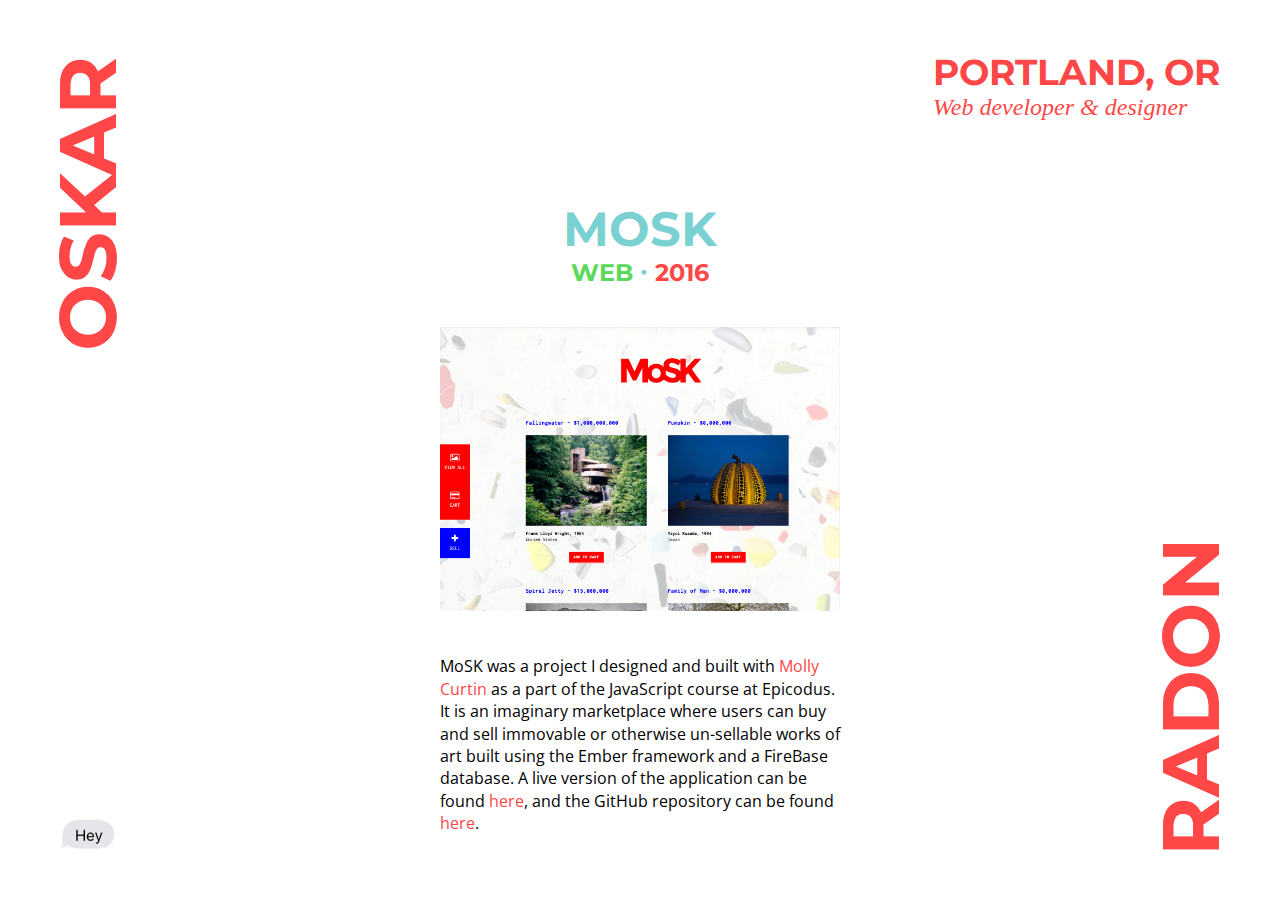
<file: post/mosk.html>
<!DOCTYPE html>
<html>
  <head>
    <title>MoSK | Oskar Radon</title>
    <meta charset="utf-8">
    <meta name="viewport" content="width=device-width, initial-scale=1">
    <meta name="description" content="The portfolio of Oskar Radon, web developer and UI designer">
    <link rel="stylesheet" href="https://fonts.googleapis.com/css?family=Open+Sans:400|Montserrat:700" type="text/css">
    <link rel="icon" type="image/png" href="../img/alien.png">
    <link rel="stylesheet" href="../css/project.min.css">
  </head>
  <body>
    <div class="outer"><a href="../index.html" title="A link back to the homepage">
        <h1 class="logo-left">OSKAR</h1></a><a href="../index.html" title="A link back to the homepage">
        <h1 class="logo-right">RADON</h1></a>
      <div class="info">
        <h2 class="location">PORTLAND, OR</h2>
        <h2 class="career">Web developer & designer</h2>
        <div class="contact"><a href="https://github.com/OskarRadon" title="My GitHub account">
            <svg version="1.1" id="c1" xmlns="http://www.w3.org/2000/svg" xmlns:xlink="http://www.w3.org/1999/xlink" x="0px" y="0px" viewBox="0 0 20 20" enable-background="new 0 0 20 20" xml:space="preserve">
              <path d="M10.015,9.949c0,0-0.01,0-0.015,0H9.985c-1.191,0-2.24-0.303-2.861,0.268c-0.371,0.342-0.527,0.754-0.527,1.197 c0,1.852,1.483,2.08,3.389,2.08h0.029c1.905,0,3.389-0.229,3.389-2.08c0-0.443-0.156-0.856-0.527-1.197 C12.255,9.646,11.206,9.949,10.015,9.949z M8.393,12.48c-0.363,0-0.656-0.408-0.656-0.91c0-0.502,0.293-0.908,0.656-0.908 c0.363,0,0.657,0.406,0.657,0.908C9.051,12.072,8.757,12.48,8.393,12.48z M11.606,12.48c-0.363,0-0.657-0.408-0.657-0.91 c0-0.502,0.294-0.908,0.657-0.908c0.362,0,0.656,0.406,0.656,0.908C12.263,12.072,11.969,12.48,11.606,12.48z M10,0.4 c-5.302,0-9.6,4.298-9.6,9.6s4.298,9.6,9.6,9.6s9.6-4.298,9.6-9.6S15.302,0.4,10,0.4z M10.876,13.939c-0.172,0-0.514,0-0.876,0.002 c-0.362-0.002-0.704-0.002-0.876-0.002c-0.76,0-3.772-0.059-3.772-3.689c0-0.834,0.286-1.445,0.755-1.955 c-0.074-0.184-0.078-1.232,0.32-2.236c0,0,0.916,0.1,2.301,1.051C9.017,7.029,9.509,6.988,10,6.988s0.982,0.041,1.273,0.121 c1.385-0.951,2.301-1.051,2.301-1.051c0.398,1.004,0.395,2.053,0.32,2.236c0.469,0.51,0.755,1.121,0.755,1.955 C14.648,13.881,11.636,13.939,10.876,13.939z"></path>
            </svg></a><a href="https://www.instagram.com/oskarradon/" title="My Instagram account">
            <svg version="1.1" id="c2" xmlns="http://www.w3.org/2000/svg" xmlns:xlink="http://www.w3.org/1999/xlink" x="0px" y="0px" viewBox="0 0 20 20" enable-background="new 0 0 20 20" xml:space="preserve">
              <path d="M13,10c0,1.657-1.343,3-3,3c-1.657,0-3-1.343-3-3c0-0.171,0.018-0.338,0.049-0.5H6v3.997C6,13.775,6.225,14,6.503,14h6.995 C13.775,14,14,13.775,14,13.497V9.5h-1.049C12.982,9.662,13,9.829,13,10z M10,12c1.104,0,2-0.896,2-2s-0.896-2-2-2s-2,0.896-2,2 S8.896,12,10,12z M12.4,7.9h1.199c0.166,0,0.301-0.135,0.301-0.3V6.401c0-0.166-0.135-0.301-0.301-0.301H12.4	c-0.166,0-0.301,0.135-0.301,0.301V7.6C12.1,7.765,12.235,7.9,12.4,7.9z M10,0.4c-5.302,0-9.6,4.298-9.6,9.6 c0,5.302,4.298,9.6,9.6,9.6c5.302,0,9.6-4.298,9.6-9.6C19.6,4.698,15.302,0.4,10,0.4z M15,13.889C15,14.5,14.5,15,13.889,15H6.111 C5.5,15,5,14.5,5,13.889V6.111C5,5.5,5.5,5,6.111,5h7.778C14.5,5,15,5.5,15,6.111V13.889z"></path>
            </svg></a><a href="https://www.linkedin.com/in/oskarradon" title="My LinkedIn account">
            <svg version="1.1" id="c3" xmlns="http://www.w3.org/2000/svg" xmlns:xlink="http://www.w3.org/1999/xlink" x="0px" y="0px" viewBox="0 0 20 20" enable-background="new 0 0 20 20" xml:space="preserve">
              <path d="M10,0.4c-5.302,0-9.6,4.298-9.6,9.6s4.298,9.6,9.6,9.6s9.6-4.298,9.6-9.6S15.302,0.4,10,0.4z M7.65,13.979H5.706V7.723H7.65 V13.979z M6.666,6.955c-0.614,0-1.011-0.435-1.011-0.973c0-0.549,0.409-0.971,1.036-0.971c0.627,0,1.011,0.422,1.023,0.971	C7.714,6.52,7.318,6.955,6.666,6.955z M14.75,13.979h-1.944v-3.467c0-0.807-0.282-1.355-0.985-1.355 c-0.537,0-0.856,0.371-0.997,0.728c-0.052,0.127-0.065,0.307-0.065,0.486v3.607H8.814v-4.26c0-0.781-0.025-1.434-0.051-1.996h1.689 l0.089,0.869h0.039c0.256-0.408,0.883-1.01,1.932-1.01c1.279,0,2.238,0.857,2.238,2.699V13.979z"></path>
            </svg></a><a href="https://medium.com/@osk" title="My Medium account">
            <svg version="1.1" id="c4" xmlns="http://www.w3.org/2000/svg" xmlns:xlink="http://www.w3.org/1999/xlink" x="0px" y="0px" viewBox="0 0 20 20" enable-background="new 0 0 20 20" xml:space="preserve">
              <path d="M10,0.3999634c-5.3019409,0-9.5999756,4.2980957-9.5999756,9.6000366S4.6980591,19.5999756,10,19.5999756 S19.5999756,15.3019409,19.5999756,10S15.3019409,0.3999634,10,0.3999634z M14.2000122,7.666687h-0.1165771 c0,0-0.3500977,0-0.3500977,0.3500977c0,0.3500366,0,3.9666748,0,3.9666748s0,0.3497925,0.3500977,0.3497925h0.1165771v0.9333496 h-2.7999878V12.333252h0.4666138V7.9933472h-0.0466309l-1.4301147,5.2732544H9.1304321L7.7133179,7.9933472H7.666687v4.3399048 h0.4666748v0.9333496h-2.333374V12.333252h0.1165771c0,0,0.3500977,0,0.3500977-0.3500366s0-3.9667358,0-3.9667358 s0-0.3497925-0.3500977-0.3497925H5.7999878V6.7333984H8.895874l1.0858765,4.0408325h0.0357666l1.0959473-4.0408325h3.0865479 V7.666687z"></path>
            </svg></a><a href="https://twitter.com/OskarRadon" title="My Twitter account">
            <svg version="1.1" id="c5" xmlns="http://www.w3.org/2000/svg" xmlns:xlink="http://www.w3.org/1999/xlink" x="0px" y="0px" viewBox="0 0 20 20" enable-background="new 0 0 20 20" xml:space="preserve">
              <path d="M10,0.4c-5.302,0-9.6,4.298-9.6,9.6s4.298,9.6,9.6,9.6s9.6-4.298,9.6-9.6S15.302,0.4,10,0.4z M13.905,8.264 c0.004,0.082,0.005,0.164,0.005,0.244c0,2.5-1.901,5.381-5.379,5.381c-1.068,0-2.062-0.312-2.898-0.85 c0.147,0.018,0.298,0.025,0.451,0.025c0.886,0,1.701-0.301,2.348-0.809c-0.827-0.016-1.525-0.562-1.766-1.312 c0.115,0.021,0.233,0.033,0.355,0.033c0.172,0,0.34-0.023,0.498-0.066c-0.865-0.174-1.517-0.938-1.517-1.854V9.033 C6.257,9.174,6.549,9.26,6.859,9.27C6.351,8.93,6.018,8.352,6.018,7.695c0-0.346,0.093-0.672,0.256-0.951 c0.933,1.144,2.325,1.896,3.897,1.977c-0.033-0.139-0.049-0.283-0.049-0.432c0-1.043,0.846-1.891,1.891-1.891 c0.543,0,1.035,0.23,1.38,0.598c0.431-0.086,0.835-0.242,1.2-0.459c-0.141,0.441-0.44,0.812-0.831,1.047 c0.383-0.047,0.747-0.148,1.086-0.299C14.595,7.664,14.274,7.998,13.905,8.264z"></path>
            </svg></a></div>
      </div><a href="mailto:hi@oskarradon.com" title="Send me an email"><img src="../img/hey.png" class="hey"></a>
    </div>
    <div class="container">
      <div class="title">
        <h2>MoSK</h2>
        <h4><span class="tag">WEB</span><span class="dot"> &#8729;  </span><span class="year">2016</span></h4><a href="https://patternandshape.github.io/mosk/dist/index.html#/" title="A link to a live version of the MoSK application"><img src="../img/mosk/mosk.png" alt="An image of the homepage of the MoSK application" class="proj"></a>
      </div>
      <p class="desc">MoSK was a project I designed and built with <a href="https://patternandshape.github.io/" title="The homepage of Molly Curtin">Molly Curtin</a> as a part of the JavaScript course at Epicodus. It is an imaginary marketplace where users can buy and sell immovable or otherwise un-sellable works of art built using the Ember framework and a FireBase database. A live version of the application can be found <a href="https://patternandshape.github.io/mosk/dist/index.html#/" title="A link to a live version of the MoSK application">here</a>, and the GitHub repository can be found <a href="https://github.com/OskarRadon/mosk" title="A link to the GitHub repository for the MoSK project">here</a>.</p>
    </div>
  </body>
  <footer>
  </footer>
</html>
</file>
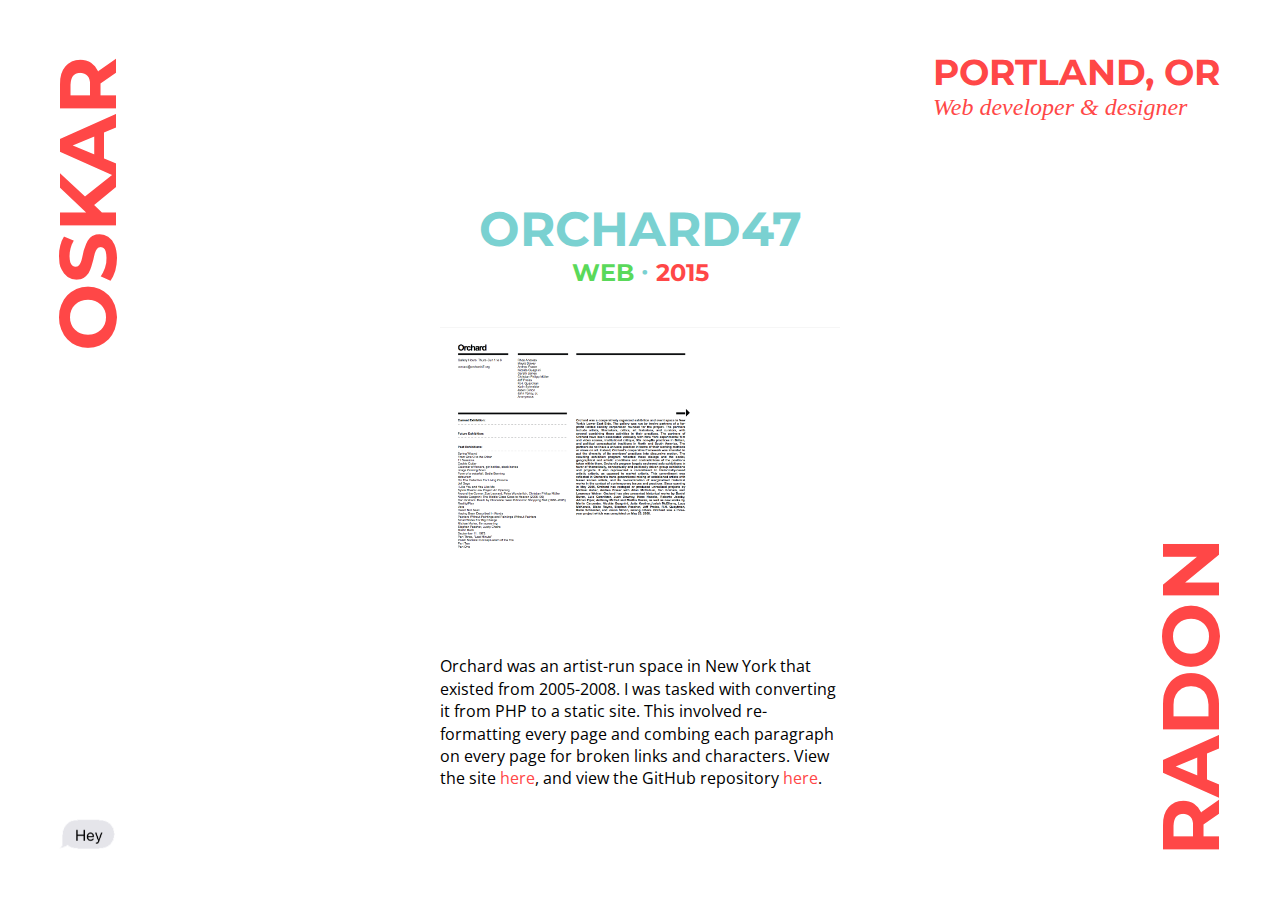
<file: post/orchard.html>
<!DOCTYPE html>
<html>
  <head>
    <title>Orchard47 | Oskar Radon</title>
    <meta charset="utf-8">
    <meta name="viewport" content="width=device-width, initial-scale=1">
    <meta name="description" content="The portfolio of Oskar Radon, web developer and UI designer">
    <link rel="stylesheet" href="https://fonts.googleapis.com/css?family=Open+Sans:400|Montserrat:700" type="text/css">
    <link rel="icon" type="image/png" href="../img/alien.png">
    <link rel="stylesheet" href="../css/project.min.css">
  </head>
  <body>
    <div class="outer"><a href="../index.html" title="A link back to the homepage">
        <h1 class="logo-left">OSKAR</h1></a><a href="../index.html" title="A link back to the homepage">
        <h1 class="logo-right">RADON</h1></a>
      <div class="info">
        <h2 class="location">PORTLAND, OR</h2>
        <h2 class="career">Web developer & designer</h2>
        <div class="contact"><a href="https://github.com/OskarRadon" title="My GitHub account">
            <svg version="1.1" id="c1" xmlns="http://www.w3.org/2000/svg" xmlns:xlink="http://www.w3.org/1999/xlink" x="0px" y="0px" viewBox="0 0 20 20" enable-background="new 0 0 20 20" xml:space="preserve">
              <path d="M10.015,9.949c0,0-0.01,0-0.015,0H9.985c-1.191,0-2.24-0.303-2.861,0.268c-0.371,0.342-0.527,0.754-0.527,1.197 c0,1.852,1.483,2.08,3.389,2.08h0.029c1.905,0,3.389-0.229,3.389-2.08c0-0.443-0.156-0.856-0.527-1.197 C12.255,9.646,11.206,9.949,10.015,9.949z M8.393,12.48c-0.363,0-0.656-0.408-0.656-0.91c0-0.502,0.293-0.908,0.656-0.908 c0.363,0,0.657,0.406,0.657,0.908C9.051,12.072,8.757,12.48,8.393,12.48z M11.606,12.48c-0.363,0-0.657-0.408-0.657-0.91 c0-0.502,0.294-0.908,0.657-0.908c0.362,0,0.656,0.406,0.656,0.908C12.263,12.072,11.969,12.48,11.606,12.48z M10,0.4 c-5.302,0-9.6,4.298-9.6,9.6s4.298,9.6,9.6,9.6s9.6-4.298,9.6-9.6S15.302,0.4,10,0.4z M10.876,13.939c-0.172,0-0.514,0-0.876,0.002 c-0.362-0.002-0.704-0.002-0.876-0.002c-0.76,0-3.772-0.059-3.772-3.689c0-0.834,0.286-1.445,0.755-1.955 c-0.074-0.184-0.078-1.232,0.32-2.236c0,0,0.916,0.1,2.301,1.051C9.017,7.029,9.509,6.988,10,6.988s0.982,0.041,1.273,0.121 c1.385-0.951,2.301-1.051,2.301-1.051c0.398,1.004,0.395,2.053,0.32,2.236c0.469,0.51,0.755,1.121,0.755,1.955 C14.648,13.881,11.636,13.939,10.876,13.939z"></path>
            </svg></a><a href="https://www.instagram.com/oskarradon/" title="My Instagram account">
            <svg version="1.1" id="c2" xmlns="http://www.w3.org/2000/svg" xmlns:xlink="http://www.w3.org/1999/xlink" x="0px" y="0px" viewBox="0 0 20 20" enable-background="new 0 0 20 20" xml:space="preserve">
              <path d="M13,10c0,1.657-1.343,3-3,3c-1.657,0-3-1.343-3-3c0-0.171,0.018-0.338,0.049-0.5H6v3.997C6,13.775,6.225,14,6.503,14h6.995 C13.775,14,14,13.775,14,13.497V9.5h-1.049C12.982,9.662,13,9.829,13,10z M10,12c1.104,0,2-0.896,2-2s-0.896-2-2-2s-2,0.896-2,2 S8.896,12,10,12z M12.4,7.9h1.199c0.166,0,0.301-0.135,0.301-0.3V6.401c0-0.166-0.135-0.301-0.301-0.301H12.4	c-0.166,0-0.301,0.135-0.301,0.301V7.6C12.1,7.765,12.235,7.9,12.4,7.9z M10,0.4c-5.302,0-9.6,4.298-9.6,9.6 c0,5.302,4.298,9.6,9.6,9.6c5.302,0,9.6-4.298,9.6-9.6C19.6,4.698,15.302,0.4,10,0.4z M15,13.889C15,14.5,14.5,15,13.889,15H6.111 C5.5,15,5,14.5,5,13.889V6.111C5,5.5,5.5,5,6.111,5h7.778C14.5,5,15,5.5,15,6.111V13.889z"></path>
            </svg></a><a href="https://www.linkedin.com/in/oskarradon" title="My LinkedIn account">
            <svg version="1.1" id="c3" xmlns="http://www.w3.org/2000/svg" xmlns:xlink="http://www.w3.org/1999/xlink" x="0px" y="0px" viewBox="0 0 20 20" enable-background="new 0 0 20 20" xml:space="preserve">
              <path d="M10,0.4c-5.302,0-9.6,4.298-9.6,9.6s4.298,9.6,9.6,9.6s9.6-4.298,9.6-9.6S15.302,0.4,10,0.4z M7.65,13.979H5.706V7.723H7.65 V13.979z M6.666,6.955c-0.614,0-1.011-0.435-1.011-0.973c0-0.549,0.409-0.971,1.036-0.971c0.627,0,1.011,0.422,1.023,0.971	C7.714,6.52,7.318,6.955,6.666,6.955z M14.75,13.979h-1.944v-3.467c0-0.807-0.282-1.355-0.985-1.355 c-0.537,0-0.856,0.371-0.997,0.728c-0.052,0.127-0.065,0.307-0.065,0.486v3.607H8.814v-4.26c0-0.781-0.025-1.434-0.051-1.996h1.689 l0.089,0.869h0.039c0.256-0.408,0.883-1.01,1.932-1.01c1.279,0,2.238,0.857,2.238,2.699V13.979z"></path>
            </svg></a><a href="https://medium.com/@osk" title="My Medium account">
            <svg version="1.1" id="c4" xmlns="http://www.w3.org/2000/svg" xmlns:xlink="http://www.w3.org/1999/xlink" x="0px" y="0px" viewBox="0 0 20 20" enable-background="new 0 0 20 20" xml:space="preserve">
              <path d="M10,0.3999634c-5.3019409,0-9.5999756,4.2980957-9.5999756,9.6000366S4.6980591,19.5999756,10,19.5999756 S19.5999756,15.3019409,19.5999756,10S15.3019409,0.3999634,10,0.3999634z M14.2000122,7.666687h-0.1165771 c0,0-0.3500977,0-0.3500977,0.3500977c0,0.3500366,0,3.9666748,0,3.9666748s0,0.3497925,0.3500977,0.3497925h0.1165771v0.9333496 h-2.7999878V12.333252h0.4666138V7.9933472h-0.0466309l-1.4301147,5.2732544H9.1304321L7.7133179,7.9933472H7.666687v4.3399048 h0.4666748v0.9333496h-2.333374V12.333252h0.1165771c0,0,0.3500977,0,0.3500977-0.3500366s0-3.9667358,0-3.9667358 s0-0.3497925-0.3500977-0.3497925H5.7999878V6.7333984H8.895874l1.0858765,4.0408325h0.0357666l1.0959473-4.0408325h3.0865479 V7.666687z"></path>
            </svg></a><a href="https://twitter.com/OskarRadon" title="My Twitter account">
            <svg version="1.1" id="c5" xmlns="http://www.w3.org/2000/svg" xmlns:xlink="http://www.w3.org/1999/xlink" x="0px" y="0px" viewBox="0 0 20 20" enable-background="new 0 0 20 20" xml:space="preserve">
              <path d="M10,0.4c-5.302,0-9.6,4.298-9.6,9.6s4.298,9.6,9.6,9.6s9.6-4.298,9.6-9.6S15.302,0.4,10,0.4z M13.905,8.264 c0.004,0.082,0.005,0.164,0.005,0.244c0,2.5-1.901,5.381-5.379,5.381c-1.068,0-2.062-0.312-2.898-0.85 c0.147,0.018,0.298,0.025,0.451,0.025c0.886,0,1.701-0.301,2.348-0.809c-0.827-0.016-1.525-0.562-1.766-1.312 c0.115,0.021,0.233,0.033,0.355,0.033c0.172,0,0.34-0.023,0.498-0.066c-0.865-0.174-1.517-0.938-1.517-1.854V9.033 C6.257,9.174,6.549,9.26,6.859,9.27C6.351,8.93,6.018,8.352,6.018,7.695c0-0.346,0.093-0.672,0.256-0.951 c0.933,1.144,2.325,1.896,3.897,1.977c-0.033-0.139-0.049-0.283-0.049-0.432c0-1.043,0.846-1.891,1.891-1.891 c0.543,0,1.035,0.23,1.38,0.598c0.431-0.086,0.835-0.242,1.2-0.459c-0.141,0.441-0.44,0.812-0.831,1.047 c0.383-0.047,0.747-0.148,1.086-0.299C14.595,7.664,14.274,7.998,13.905,8.264z"></path>
            </svg></a></div>
      </div><a href="mailto:hi@oskarradon.com" title="Send me an email"><img src="../img/hey.png" class="hey"></a>
    </div>
    <div class="container">
      <div class="title">
        <h2>Orchard47</h2>
        <h4><span class="tag">WEB</span><span class="dot"> &#8729;  </span><span class="year">2015</span></h4>
      </div><a href="http://47orchard.org" title="A link to the Orchard website"><img src="../img/orchard/main.png" alt="An image of the Orchard47 main page" class="proj"></a>
      <p class="desc">Orchard was an artist-run space in New York that existed from 2005-2008. I was tasked with converting it from PHP to a static site. This involved re-formatting every page and combing each paragraph on every page for broken links and characters. View the site <a href="http://47orchard.org" title="A link to the Orchard website">here</a>, and view the GitHub repository <a href="https://github.com/OskarRadon/Orchard47" title="The GitHub repo for the Orchard47 project">here</a>.</p>
    </div>
  </body>
  <footer>
  </footer>
</html>
</file>
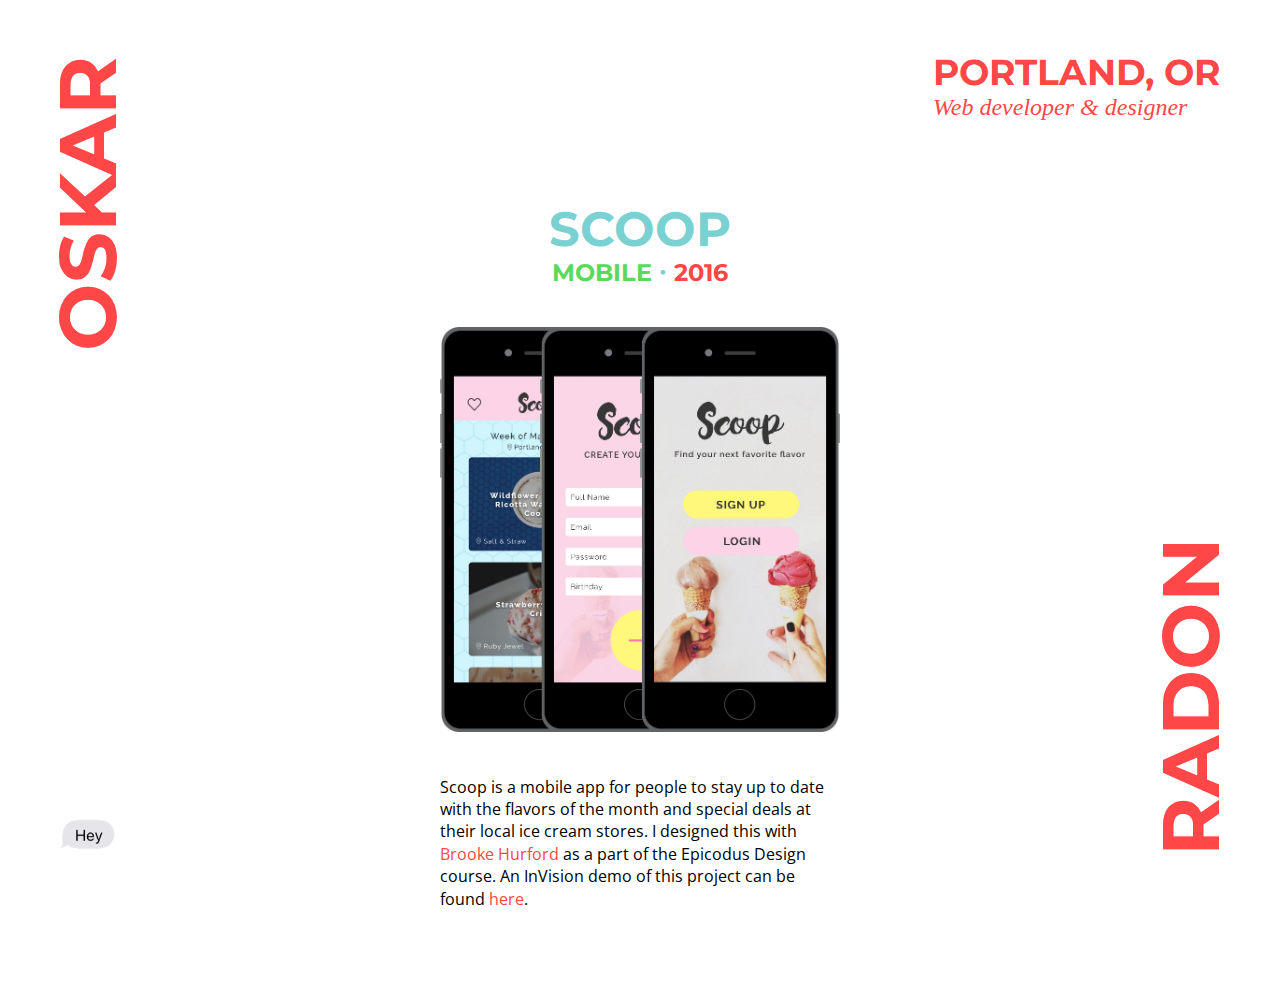
<file: post/scoop.html>
<!DOCTYPE html>
<html>
  <head>
    <title>Scoop | Oskar Radon</title>
    <meta charset="utf-8">
    <meta name="viewport" content="width=device-width, initial-scale=1">
    <meta name="description" content="The portfolio of Oskar Radon, web developer and UI designer">
    <link rel="stylesheet" href="https://fonts.googleapis.com/css?family=Open+Sans:400|Montserrat:700" type="text/css">
    <link rel="icon" type="image/png" href="../img/alien.png">
    <link rel="stylesheet" href="../css/project.min.css">
  </head>
  <body>
    <div class="outer"><a href="../index.html" title="A link back to the homepage">
        <h1 class="logo-left">OSKAR</h1></a><a href="../index.html" title="A link back to the homepage">
        <h1 class="logo-right">RADON</h1></a>
      <div class="info">
        <h2 class="location">PORTLAND, OR</h2>
        <h2 class="career">Web developer & designer</h2>
        <div class="contact"><a href="https://github.com/OskarRadon" title="My GitHub account">
            <svg version="1.1" id="c1" xmlns="http://www.w3.org/2000/svg" xmlns:xlink="http://www.w3.org/1999/xlink" x="0px" y="0px" viewBox="0 0 20 20" enable-background="new 0 0 20 20" xml:space="preserve">
              <path d="M10.015,9.949c0,0-0.01,0-0.015,0H9.985c-1.191,0-2.24-0.303-2.861,0.268c-0.371,0.342-0.527,0.754-0.527,1.197 c0,1.852,1.483,2.08,3.389,2.08h0.029c1.905,0,3.389-0.229,3.389-2.08c0-0.443-0.156-0.856-0.527-1.197 C12.255,9.646,11.206,9.949,10.015,9.949z M8.393,12.48c-0.363,0-0.656-0.408-0.656-0.91c0-0.502,0.293-0.908,0.656-0.908 c0.363,0,0.657,0.406,0.657,0.908C9.051,12.072,8.757,12.48,8.393,12.48z M11.606,12.48c-0.363,0-0.657-0.408-0.657-0.91 c0-0.502,0.294-0.908,0.657-0.908c0.362,0,0.656,0.406,0.656,0.908C12.263,12.072,11.969,12.48,11.606,12.48z M10,0.4 c-5.302,0-9.6,4.298-9.6,9.6s4.298,9.6,9.6,9.6s9.6-4.298,9.6-9.6S15.302,0.4,10,0.4z M10.876,13.939c-0.172,0-0.514,0-0.876,0.002 c-0.362-0.002-0.704-0.002-0.876-0.002c-0.76,0-3.772-0.059-3.772-3.689c0-0.834,0.286-1.445,0.755-1.955 c-0.074-0.184-0.078-1.232,0.32-2.236c0,0,0.916,0.1,2.301,1.051C9.017,7.029,9.509,6.988,10,6.988s0.982,0.041,1.273,0.121 c1.385-0.951,2.301-1.051,2.301-1.051c0.398,1.004,0.395,2.053,0.32,2.236c0.469,0.51,0.755,1.121,0.755,1.955 C14.648,13.881,11.636,13.939,10.876,13.939z"></path>
            </svg></a><a href="https://www.instagram.com/oskarradon/" title="My Instagram account">
            <svg version="1.1" id="c2" xmlns="http://www.w3.org/2000/svg" xmlns:xlink="http://www.w3.org/1999/xlink" x="0px" y="0px" viewBox="0 0 20 20" enable-background="new 0 0 20 20" xml:space="preserve">
              <path d="M13,10c0,1.657-1.343,3-3,3c-1.657,0-3-1.343-3-3c0-0.171,0.018-0.338,0.049-0.5H6v3.997C6,13.775,6.225,14,6.503,14h6.995 C13.775,14,14,13.775,14,13.497V9.5h-1.049C12.982,9.662,13,9.829,13,10z M10,12c1.104,0,2-0.896,2-2s-0.896-2-2-2s-2,0.896-2,2 S8.896,12,10,12z M12.4,7.9h1.199c0.166,0,0.301-0.135,0.301-0.3V6.401c0-0.166-0.135-0.301-0.301-0.301H12.4	c-0.166,0-0.301,0.135-0.301,0.301V7.6C12.1,7.765,12.235,7.9,12.4,7.9z M10,0.4c-5.302,0-9.6,4.298-9.6,9.6 c0,5.302,4.298,9.6,9.6,9.6c5.302,0,9.6-4.298,9.6-9.6C19.6,4.698,15.302,0.4,10,0.4z M15,13.889C15,14.5,14.5,15,13.889,15H6.111 C5.5,15,5,14.5,5,13.889V6.111C5,5.5,5.5,5,6.111,5h7.778C14.5,5,15,5.5,15,6.111V13.889z"></path>
            </svg></a><a href="https://www.linkedin.com/in/oskarradon" title="My LinkedIn account">
            <svg version="1.1" id="c3" xmlns="http://www.w3.org/2000/svg" xmlns:xlink="http://www.w3.org/1999/xlink" x="0px" y="0px" viewBox="0 0 20 20" enable-background="new 0 0 20 20" xml:space="preserve">
              <path d="M10,0.4c-5.302,0-9.6,4.298-9.6,9.6s4.298,9.6,9.6,9.6s9.6-4.298,9.6-9.6S15.302,0.4,10,0.4z M7.65,13.979H5.706V7.723H7.65 V13.979z M6.666,6.955c-0.614,0-1.011-0.435-1.011-0.973c0-0.549,0.409-0.971,1.036-0.971c0.627,0,1.011,0.422,1.023,0.971	C7.714,6.52,7.318,6.955,6.666,6.955z M14.75,13.979h-1.944v-3.467c0-0.807-0.282-1.355-0.985-1.355 c-0.537,0-0.856,0.371-0.997,0.728c-0.052,0.127-0.065,0.307-0.065,0.486v3.607H8.814v-4.26c0-0.781-0.025-1.434-0.051-1.996h1.689 l0.089,0.869h0.039c0.256-0.408,0.883-1.01,1.932-1.01c1.279,0,2.238,0.857,2.238,2.699V13.979z"></path>
            </svg></a><a href="https://medium.com/@osk" title="My Medium account">
            <svg version="1.1" id="c4" xmlns="http://www.w3.org/2000/svg" xmlns:xlink="http://www.w3.org/1999/xlink" x="0px" y="0px" viewBox="0 0 20 20" enable-background="new 0 0 20 20" xml:space="preserve">
              <path d="M10,0.3999634c-5.3019409,0-9.5999756,4.2980957-9.5999756,9.6000366S4.6980591,19.5999756,10,19.5999756 S19.5999756,15.3019409,19.5999756,10S15.3019409,0.3999634,10,0.3999634z M14.2000122,7.666687h-0.1165771 c0,0-0.3500977,0-0.3500977,0.3500977c0,0.3500366,0,3.9666748,0,3.9666748s0,0.3497925,0.3500977,0.3497925h0.1165771v0.9333496 h-2.7999878V12.333252h0.4666138V7.9933472h-0.0466309l-1.4301147,5.2732544H9.1304321L7.7133179,7.9933472H7.666687v4.3399048 h0.4666748v0.9333496h-2.333374V12.333252h0.1165771c0,0,0.3500977,0,0.3500977-0.3500366s0-3.9667358,0-3.9667358 s0-0.3497925-0.3500977-0.3497925H5.7999878V6.7333984H8.895874l1.0858765,4.0408325h0.0357666l1.0959473-4.0408325h3.0865479 V7.666687z"></path>
            </svg></a><a href="https://twitter.com/OskarRadon" title="My Twitter account">
            <svg version="1.1" id="c5" xmlns="http://www.w3.org/2000/svg" xmlns:xlink="http://www.w3.org/1999/xlink" x="0px" y="0px" viewBox="0 0 20 20" enable-background="new 0 0 20 20" xml:space="preserve">
              <path d="M10,0.4c-5.302,0-9.6,4.298-9.6,9.6s4.298,9.6,9.6,9.6s9.6-4.298,9.6-9.6S15.302,0.4,10,0.4z M13.905,8.264 c0.004,0.082,0.005,0.164,0.005,0.244c0,2.5-1.901,5.381-5.379,5.381c-1.068,0-2.062-0.312-2.898-0.85 c0.147,0.018,0.298,0.025,0.451,0.025c0.886,0,1.701-0.301,2.348-0.809c-0.827-0.016-1.525-0.562-1.766-1.312 c0.115,0.021,0.233,0.033,0.355,0.033c0.172,0,0.34-0.023,0.498-0.066c-0.865-0.174-1.517-0.938-1.517-1.854V9.033 C6.257,9.174,6.549,9.26,6.859,9.27C6.351,8.93,6.018,8.352,6.018,7.695c0-0.346,0.093-0.672,0.256-0.951 c0.933,1.144,2.325,1.896,3.897,1.977c-0.033-0.139-0.049-0.283-0.049-0.432c0-1.043,0.846-1.891,1.891-1.891 c0.543,0,1.035,0.23,1.38,0.598c0.431-0.086,0.835-0.242,1.2-0.459c-0.141,0.441-0.44,0.812-0.831,1.047 c0.383-0.047,0.747-0.148,1.086-0.299C14.595,7.664,14.274,7.998,13.905,8.264z"></path>
            </svg></a></div>
      </div><a href="mailto:hi@oskarradon.com" title="Send me an email"><img src="../img/hey.png" class="hey"></a>
    </div>
    <div class="container">
      <div class="title">
        <h2>Scoop</h2>
        <h4><span class="tag">MOBILE</span><span class="dot"> &#8729;  </span><span class="year">2016</span></h4>
      </div><a href="https://invis.io/NZ77VPBBT" title="The InVision demo of the Scoop project"><img src="../img/scoop/splash.jpg" alt="An image of 3 screens of the Scoop app" class="proj"></a>
      <p class="desc">Scoop is a mobile app for people to stay up to date with the flavors of the month and special deals at their local ice cream stores. I designed this with <a href="https://brookehurford.github.io/Portfolio/" title="The portfolio of Brooke Hurford">Brooke Hurford</a> as a part of the Epicodus Design course. An InVision demo of this project can be found <a href="https://invis.io/NZ77VPBBT" title="The InVision demo of the Scoop project">here</a>.</p>
    </div>
  </body>
  <footer>
  </footer>
</html>
</file>
<file: css/main.min.css>
html{font-family:sans-serif;-ms-text-size-adjust:100%;-webkit-text-size-adjust:100%}body{margin:0}article,aside,details,figcaption,figure,footer,header,main,menu,nav,section,summary{display:block}audio,canvas,progress,video{display:inline-block}audio:not([controls]){display:none;height:0}progress{vertical-align:baseline}template,[hidden]{display:none}a{background-color:transparent;-webkit-text-decoration-skip:objects}a:active,a:hover{outline-width:0}abbr[title]{border-bottom:0;text-decoration:underline;text-decoration:underline dotted}b,strong{font-weight:inherit}b,strong{font-weight:bolder}dfn{font-style:italic}h1{font-size:2em;margin:.67em 0}mark{background-color:#ff0;color:#000}small{font-size:80%}sub,sup{font-size:75%;line-height:0;position:relative;vertical-align:baseline}sub{bottom:-0.25em}sup{top:-0.5em}img{border-style:none}svg:not(:root){overflow:hidden}code,kbd,pre,samp{font-family:monospace,monospace;font-size:1em}figure{margin:1em 40px}hr{box-sizing:content-box;height:0;overflow:visible}button,input,select,textarea{font:inherit;margin:0}optgroup{font-weight:bold}button,input{overflow:visible}button,select{text-transform:none}button,html [type="button"],[type="reset"],[type="submit"]{-webkit-appearance:button}button::-moz-focus-inner,[type="button"]::-moz-focus-inner,[type="reset"]::-moz-focus-inner,[type="submit"]::-moz-focus-inner{border-style:none;padding:0}button:-moz-focusring,[type="button"]:-moz-focusring,[type="reset"]:-moz-focusring,[type="submit"]:-moz-focusring{outline:1px dotted ButtonText}fieldset{border:1px solid #c0c0c0;margin:0 2px;padding:.35em .625em .75em}legend{box-sizing:border-box;color:inherit;display:table;max-width:100%;padding:0;white-space:normal}textarea{overflow:auto}[type="checkbox"],[type="radio"]{box-sizing:border-box;padding:0}[type="number"]::-webkit-inner-spin-button,[type="number"]::-webkit-outer-spin-button{height:auto}[type="search"]{-webkit-appearance:textfield;outline-offset:-2px}[type="search"]::-webkit-search-cancel-button,[type="search"]::-webkit-search-decoration{-webkit-appearance:none}::-webkit-input-placeholder{color:inherit;opacity:.54}::-webkit-file-upload-button{-webkit-appearance:button;font:inherit}html{box-sizing:border-box}*,*::before,*::after{box-sizing:inherit}a{color:#ff4747;text-decoration:none}a:hover,a:active{color:#5ad95a}.montserrat,.outer h1,.outer .info h2.location,.bg h2{font-family:'Montserrat','Helvetica Neue',sans-serif}.georgia,.outer .info h2.career{font-family:'Georgia',serif}.open-sans{font-family:'Open Sans','Helvetica Neue',sans-serif}.outer{color:#ff4747}.outer h1{font-weight:700;-webkit-transform:rotate(-90deg);transform:rotate(-90deg);margin:0;position:fixed}@media(min-width:700px){.outer h1{font-size:80px}}.outer h1.logo-left{color:#ff4747;left:-20px;top:70px}@media(min-width:700px){.outer h1.logo-left{left:-60px;top:155px}}.outer h1.logo-left:hover,.outer h1.logo-left:active{color:#5ad95a}.outer h1.logo-right{color:#ff4747;right:-20px;bottom:70px}@media(min-width:700px){.outer h1.logo-right{right:-70px;bottom:155px}}.outer h1.logo-right:hover,.outer h1.logo-right:active{color:#5ad95a}.outer .info{position:absolute;right:30px;top:30px}@media(min-width:700px){.outer .info{right:60px;top:50px}}.outer .info h2{margin:0}.outer .info h2.location{font-size:18px}@media(min-width:700px){.outer .info h2.location{font-size:36px}}.outer .info h2.career{font-weight:normal;font-style:italic;font-size:12px}@media(min-width:700px){.outer .info h2.career{font-size:24px}}.outer .info:hover .contact svg{opacity:1;margin-top:0}.outer .info:hover .contact svg#c1{-webkit-transition:100ms ease;transition:100ms ease}.outer .info:hover .contact svg#c2{-webkit-transition:200ms ease;transition:200ms ease}.outer .info:hover .contact svg#c3{-webkit-transition:300ms ease;transition:300ms ease}.outer .info:hover .contact svg#c4{-webkit-transition:400ms ease;transition:400ms ease}.outer .info:hover .contact svg#c5{-webkit-transition:500ms ease;transition:500ms ease}.outer .info .contact{display:-webkit-box;display:-ms-flexbox;display:flex;-webkit-box-pack:justify;-ms-flex-pack:justify;justify-content:space-between;padding-top:5px}@media(min-width:700px){.outer .info .contact{padding-top:10px}}.outer .info .contact svg{fill:#ff4747;width:20px;height:20px;opacity:1}@media(min-width:700px){.outer .info .contact svg{width:40px;height:40px}}@media(min-width:950px){.outer .info .contact svg{opacity:0;margin-top:-50px}}.outer .info .contact svg:hover,.outer .info .contact svg:active{fill:#5ad95a}.outer .hey{width:60px;position:fixed;bottom:20px;left:20px}@media(min-width:700px){.outer .hey{left:56px;bottom:45px}}.logo-left,.logo-right{pointer-events:none;cursor:default}body{overflow-x:hidden}.bg{width:100%;height:100%;display:none}.bg h2{color:white;font-size:18.5em;text-transform:uppercase;z-index:-99;position:absolute;margin:0;top:8%;left:10%}.container{display:-webkit-box;display:-ms-flexbox;display:flex;-webkit-box-orient:vertical;-webkit-box-direction:normal;-ms-flex-direction:column;flex-direction:column;-webkit-box-align:center;-ms-flex-align:center;align-items:center;width:100%;height:100%;margin:200px auto 0}@media(min-width:700px){.container{margin-top:250px}}@media(min-width:850px){.container{width:560px;-webkit-box-orient:horizontal;-webkit-box-direction:normal;-ms-flex-direction:row;flex-direction:row;-ms-flex-wrap:wrap;flex-wrap:wrap;-webkit-box-pack:justify;-ms-flex-pack:justify;justify-content:space-between}}@media(min-width:950px){.container{margin-top:200px}}.container .post{width:180px;height:180px;background-size:50%;margin-bottom:40px;margin-top:-10px;display:-webkit-box;display:-ms-flexbox;display:flex;-webkit-box-orient:horizontal;-webkit-box-direction:normal;-ms-flex-direction:row;flex-direction:row;-webkit-box-align:center;-ms-flex-align:center;align-items:center}.container .post img{width:100%}@media(min-width:390px){.container .post{width:240px;height:240px;margin-bottom:80px}}#orchard{background:url(../img/orchard/main-sm.jpg) left/cover}#aax{background:url(../img/aax/main-sm.jpg) center/cover}#cos{background:url(../img/cos/main-sm.jpg) center/cover}#lux{background:url(../img/lux/main-sm.jpg) center/cover}#sarah{background:url(../img/sarah/main-sm.jpg) center/cover}#scoop{background:url(../img/scoop/main-sm.jpg) center/cover}#mosk{background:url(../img/mosk/main-sm.jpg) bottom/cover}#pika{margin-bottom:80px}#future{background-size:cover;background-repeat:no-repeat}
</file>
<file: css/project.min.css>
html{font-family:sans-serif;-ms-text-size-adjust:100%;-webkit-text-size-adjust:100%}body{margin:0}article,aside,details,figcaption,figure,footer,header,main,menu,nav,section,summary{display:block}audio,canvas,progress,video{display:inline-block}audio:not([controls]){display:none;height:0}progress{vertical-align:baseline}template,[hidden]{display:none}a{background-color:transparent;-webkit-text-decoration-skip:objects}a:active,a:hover{outline-width:0}abbr[title]{border-bottom:0;text-decoration:underline;text-decoration:underline dotted}b,strong{font-weight:inherit}b,strong{font-weight:bolder}dfn{font-style:italic}h1{font-size:2em;margin:.67em 0}mark{background-color:#ff0;color:#000}small{font-size:80%}sub,sup{font-size:75%;line-height:0;position:relative;vertical-align:baseline}sub{bottom:-0.25em}sup{top:-0.5em}img{border-style:none}svg:not(:root){overflow:hidden}code,kbd,pre,samp{font-family:monospace,monospace;font-size:1em}figure{margin:1em 40px}hr{box-sizing:content-box;height:0;overflow:visible}button,input,select,textarea{font:inherit;margin:0}optgroup{font-weight:bold}button,input{overflow:visible}button,select{text-transform:none}button,html [type="button"],[type="reset"],[type="submit"]{-webkit-appearance:button}button::-moz-focus-inner,[type="button"]::-moz-focus-inner,[type="reset"]::-moz-focus-inner,[type="submit"]::-moz-focus-inner{border-style:none;padding:0}button:-moz-focusring,[type="button"]:-moz-focusring,[type="reset"]:-moz-focusring,[type="submit"]:-moz-focusring{outline:1px dotted ButtonText}fieldset{border:1px solid #c0c0c0;margin:0 2px;padding:.35em .625em .75em}legend{box-sizing:border-box;color:inherit;display:table;max-width:100%;padding:0;white-space:normal}textarea{overflow:auto}[type="checkbox"],[type="radio"]{box-sizing:border-box;padding:0}[type="number"]::-webkit-inner-spin-button,[type="number"]::-webkit-outer-spin-button{height:auto}[type="search"]{-webkit-appearance:textfield;outline-offset:-2px}[type="search"]::-webkit-search-cancel-button,[type="search"]::-webkit-search-decoration{-webkit-appearance:none}::-webkit-input-placeholder{color:inherit;opacity:.54}::-webkit-file-upload-button{-webkit-appearance:button;font:inherit}html{box-sizing:border-box}*,*::before,*::after{box-sizing:inherit}a{color:#ff4747;text-decoration:none}a:hover,a:active{color:#5ad95a}.montserrat,.outer h1,.outer .info h2.location,.container .title{font-family:'Montserrat','Helvetica Neue',sans-serif}.georgia,.outer .info h2.career{font-family:'Georgia',serif}.open-sans,.container .desc{font-family:'Open Sans','Helvetica Neue',sans-serif}.outer{color:#ff4747}.outer h1{font-weight:700;-webkit-transform:rotate(-90deg);transform:rotate(-90deg);margin:0;position:fixed}@media(min-width:700px){.outer h1{font-size:80px}}.outer h1.logo-left{color:#ff4747;left:-20px;top:70px}@media(min-width:700px){.outer h1.logo-left{left:-60px;top:155px}}.outer h1.logo-left:hover,.outer h1.logo-left:active{color:#5ad95a}.outer h1.logo-right{color:#ff4747;right:-20px;bottom:70px}@media(min-width:700px){.outer h1.logo-right{right:-70px;bottom:155px}}.outer h1.logo-right:hover,.outer h1.logo-right:active{color:#5ad95a}.outer .info{position:absolute;right:30px;top:30px}@media(min-width:700px){.outer .info{right:60px;top:50px}}.outer .info h2{margin:0}.outer .info h2.location{font-size:18px}@media(min-width:700px){.outer .info h2.location{font-size:36px}}.outer .info h2.career{font-weight:normal;font-style:italic;font-size:12px}@media(min-width:700px){.outer .info h2.career{font-size:24px}}.outer .info:hover .contact svg{opacity:1;margin-top:0}.outer .info:hover .contact svg#c1{-webkit-transition:100ms ease;transition:100ms ease}.outer .info:hover .contact svg#c2{-webkit-transition:200ms ease;transition:200ms ease}.outer .info:hover .contact svg#c3{-webkit-transition:300ms ease;transition:300ms ease}.outer .info:hover .contact svg#c4{-webkit-transition:400ms ease;transition:400ms ease}.outer .info:hover .contact svg#c5{-webkit-transition:500ms ease;transition:500ms ease}.outer .info .contact{display:-webkit-box;display:-ms-flexbox;display:flex;-webkit-box-pack:justify;-ms-flex-pack:justify;justify-content:space-between;padding-top:5px}@media(min-width:700px){.outer .info .contact{padding-top:10px}}.outer .info .contact svg{fill:#ff4747;width:20px;height:20px;opacity:1}@media(min-width:700px){.outer .info .contact svg{width:40px;height:40px}}@media(min-width:950px){.outer .info .contact svg{opacity:0;margin-top:-50px}}.outer .info .contact svg:hover,.outer .info .contact svg:active{fill:#5ad95a}.outer .hey{width:60px;position:fixed;bottom:20px;left:20px}@media(min-width:700px){.outer .hey{left:56px;bottom:45px}}.container{margin:130px auto 0;display:-webkit-box;display:-ms-flexbox;display:flex;-webkit-box-orient:vertical;-webkit-box-direction:normal;-ms-flex-direction:column;flex-direction:column;-webkit-box-align:center;-ms-flex-align:center;align-items:center}@media(min-width:700px){.container{margin-top:200px}}.container .title{text-align:center;text-transform:uppercase}.container .title h2{color:#7ad1d1;font-size:2em;margin:0;padding:0 50px}@media(min-width:700px){.container .title h2{font-size:3em;padding:0 150px}}.container .title h4{margin:0}@media(min-width:700px){.container .title h4{font-size:1.5em}}.container .title h4 .dot{color:#7ad1d1}.container .title h4 .tag{color:#5ad95a}.container .title h4 .year{color:#ff4747}.container img.proj{width:180px;margin:40px 0}@media(min-width:390px){.container img.proj{width:250px}}@media(min-width:700px){.container img.proj{width:400px}}.container .desc{margin:0 0 80px;line-height:1.4em;width:180px}@media(min-width:390px){.container .desc{width:250px}}@media(min-width:700px){.container .desc{width:400px}}
</file>
